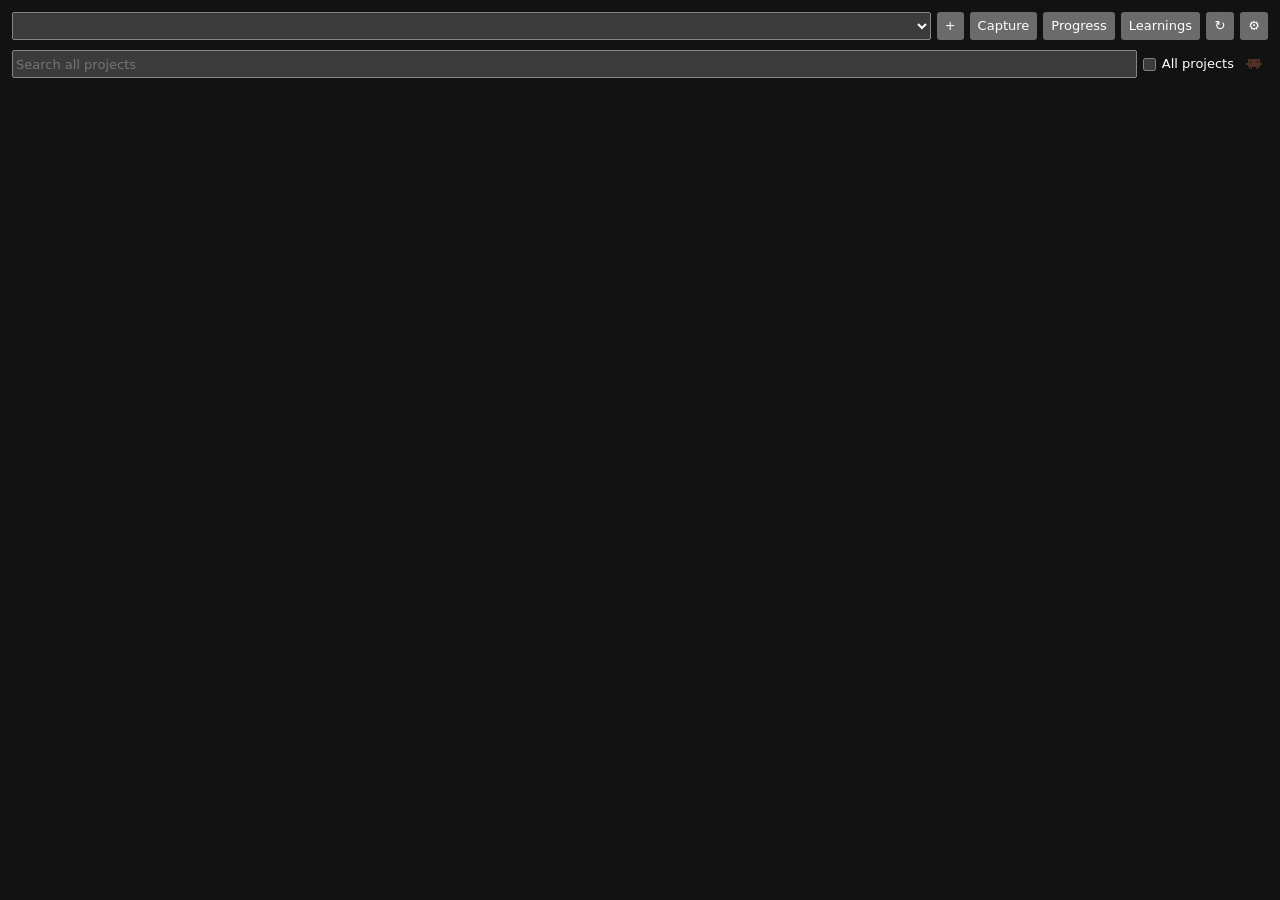
<file: ui/index.html>
<!doctype html>
<html>
  <head><meta charset="utf-8">
    <link rel="stylesheet" href="vendor/toastui-editor.min.css">
    <link rel="stylesheet" href="vendor/toastui-editor-dark.css">
    <link rel="stylesheet" href="style.css">
  </head>
  <body>
    <!-- id, because zoom.js addresses every scalable region by one — the
         header only scales when the setting says so, and clearing its zoom
         again is what puts it back. -->
    <header id="app-header">
      <select id="project-picker"></select>
      <button id="add-project">+</button>
      <button id="capture-button">Capture</button>
      <button id="inbox-button" hidden></button>
      <button id="progress-button">Progress</button>
      <button id="learnings-button">Learnings</button>
      <button id="restart-button" class="icon" title="Restart Task Tracker">↻</button>
      <button id="settings-button" class="icon" title="Settings">⚙</button>
    </header>
    <div id="toolbar">
      <input id="search" placeholder="Search all projects">
      <label><input type="checkbox" id="all-projects"> All projects</label>
      <!-- Empty on purpose: tasks.js puts CLAUDE_ICON in it, next to the line
           that wires its onclick. The glyph has one definition and this file
           does not hold a second copy of it. The title is the only label a
           Claude button has now, so it carries the whole explanation. -->
      <button id="spin-up" class="claude" disabled title="Opens a Claude session in this project. Tick tasks first to start it with them typed in."></button>
    </div>
    <!-- Two rows in one bar: what you can DO to the selection, and — at two or
         more — what to name the session it is about to become. The name is a
         property of the selection, so it lives inside the selection's own
         component rather than stacking a second bar beneath it. Each row hides
         independently; the bar hides when nothing is ticked.

         It is drawn floating over the BOTTOM of the window (style.css), not
         where it sits here, and nothing is laid out against it. It stays at
         this point in the markup for one reason: every overlay below is
         position: fixed at z-index auto, so they paint over it in DOM order.
         Moved after them, the bar would cover an open editor. -->
    <div id="selection-bar" hidden>
      <div class="actions">
        <span id="selection-count"></span>
        <span class="spacer"></span>
        <!-- The same action as #spin-up above, wired to the same function in
             tasks.js — the only difference is that this one is in reach of the
             cursor that just ticked the boxes, and sits directly above the Name
             row that names the session it opens.

             It was .primary — a filled green pill — while it carried a label.
             It carries the Claude glyph now, and the glyph is what makes it
             the point of this bar: an orange mark among three grey text
             buttons. Empty here for the same reason as #spin-up above. -->
        <button id="selection-spin-up" class="claude"
                title="Opens one Claude session in this project with every ticked task typed into it."></button>
        <button id="selection-done">Done</button>
        <button id="selection-delete" class="danger">Delete</button>
        <button id="selection-clear" class="quiet">Clear</button>
      </div>
      <div id="handoff-name" hidden>
        <span class="field-label">Name</span>
        <input id="handoff-name-input">
      </div>
    </div>
    <div id="group-limit-warning" hidden></div>
    <div id="unreadable-warning" hidden></div>
    <main id="task-list"></main>

    <!-- What you are holding mid-drag. Outside #task-list on purpose: the drop
         path reads section.querySelectorAll('.task') and the FLIP sweeps
         .task, .group — a clone inside the list would be counted by both. Its
         RANK is what puts it above the selection bar (style.css), never its
         position here; this file's order stopped deciding anything about paint
         the moment those ranks existed. -->
    <div id="drag-layer"></div>

    <!-- Write first, name it second. The title sits BELOW the body because you
         do not know what a thought is called until you have finished having
         it. -->
    <div id="editor" class="overlay" hidden>
      <div id="editor-progress"></div>
      <div id="editor-body"></div>
      <div id="editor-meta">
        <input id="editor-title" placeholder="Name it — this is what you'll see in the list">
        <div class="field" id="editor-project-field">
          <span class="field-label">Project</span>
          <div id="editor-projects" class="chips"></div>
        </div>
        <div class="field">
          <span class="field-label">Type</span>
          <div id="editor-types" class="chips"></div>
        </div>
        <div class="field">
          <span class="field-label">When</span>
          <div id="editor-buckets" class="chips"></div>
        </div>
        <p class="field-hint" id="editor-bucket-hint" hidden></p>
        <div class="field" id="editor-group-field">
          <span class="field-label">Group</span>
          <div id="editor-groups" class="chips"></div>
        </div>
        <div class="field">
          <span class="field-label">Colour</span>
          <div id="editor-colors" class="chips"></div>
        </div>
      </div>
      <div class="actions">
        <button id="editor-save" class="primary">Submit</button>
        <button id="editor-restore">Restore</button>
        <button id="editor-later">Later</button>
        <button id="editor-skip">Skip</button>
        <button id="editor-discard" class="danger">Discard</button>
        <span class="spacer"></span>
        <button id="editor-cancel" class="quiet">Cancel</button>
      </div>
    </div>

    <div id="progress" class="overlay" hidden>
      <div id="progress-body"></div>
      <div class="actions"><button id="progress-close">Close</button></div>
    </div>

    <!-- A read-only reader over ~/.claude/knowledge (see ui/learnings.js and
         knowledge.py) -- the cross-project record of how to build things
         well, one Escape away from whatever task list you were looking at.
         Never a second copy of it and never editable from here: this app
         only ever reads a page and follows the relative links inside it. -->
    <div id="learnings" class="overlay" hidden>
      <div id="learnings-body"></div>
      <div class="actions">
        <button id="learnings-back" class="quiet" hidden>&larr; Back</button>
        <span class="spacer"></span>
        <button id="learnings-close">Close</button>
      </div>
    </div>

    <div id="settings" class="overlay" hidden>
      <label>Group limit <input id="group-limit" type="number" min="1"></label>
      <p class="setting-hint">Tasks handed to one Claude session count as one group.</p>
      <label>Stale after (days) <input id="stale-days" type="number" min="1"></label>
      <label><input type="checkbox" id="zoom-whole-window">
        Scale the header and toolbar too</label>
      <p class="setting-hint"><span data-primary-shortcut>Ctrl</span> + and
        <span data-primary-shortcut>Ctrl</span> − resize the task list, Progress and
        Settings. Tick this and the top two rows grow with them.</p>
      <label><input type="checkbox" id="always-on-top">
        Keep this window in front of everything else</label>
      <p class="setting-hint">Off by default, so whatever you click covers the
        tracker. Tick this to pin it above every other window.</p>
      <div id="type-editor"></div>
      <button id="add-type">Add type</button>
      <div id="tracked-editor"></div>
      <div class="actions"><button id="settings-save">Save</button>
        <button id="settings-close">Close</button></div>
    </div>

    <!-- What the last Ctrl+/- did. Outside every zoom region on purpose: a
         readout that scaled with the thing it is reporting on could not report
         the size it had just been given, and it has to sit above the editor
         overlay to be visible while the editor is the thing being sized. -->
    <div id="zoom-badge" hidden></div>

    <!-- The one thing a hand-off has to say out loud: the tasks never reached
         the session, so the clipboard copy is the only one left. Last in the
         body because it must paint over every overlay — a spin-up can fail
         while Progress or the editor is open, and a notice nobody can see is
         the failure it is reporting, twice. Click to dismiss; it does not
         time out, because what it asks for is an action. -->
    <div id="toast" hidden title="Click to dismiss"></div>

    <script src="vendor/toastui-editor-all.min.js"></script>
    <script src="state.js"></script>
    <script src="zoom.js"></script>
    <script src="tasks.js"></script>
    <script src="groups.js"></script>
    <script src="drag-geometry.js"></script>
    <script src="drag.js"></script>
    <script src="inprogress.js"></script>
    <script src="selection.js"></script>
    <script src="editor.js"></script>
    <script src="triage.js"></script>
    <script src="settings.js"></script>
    <script src="learnings.js"></script>
  </body>
</html>
</file>
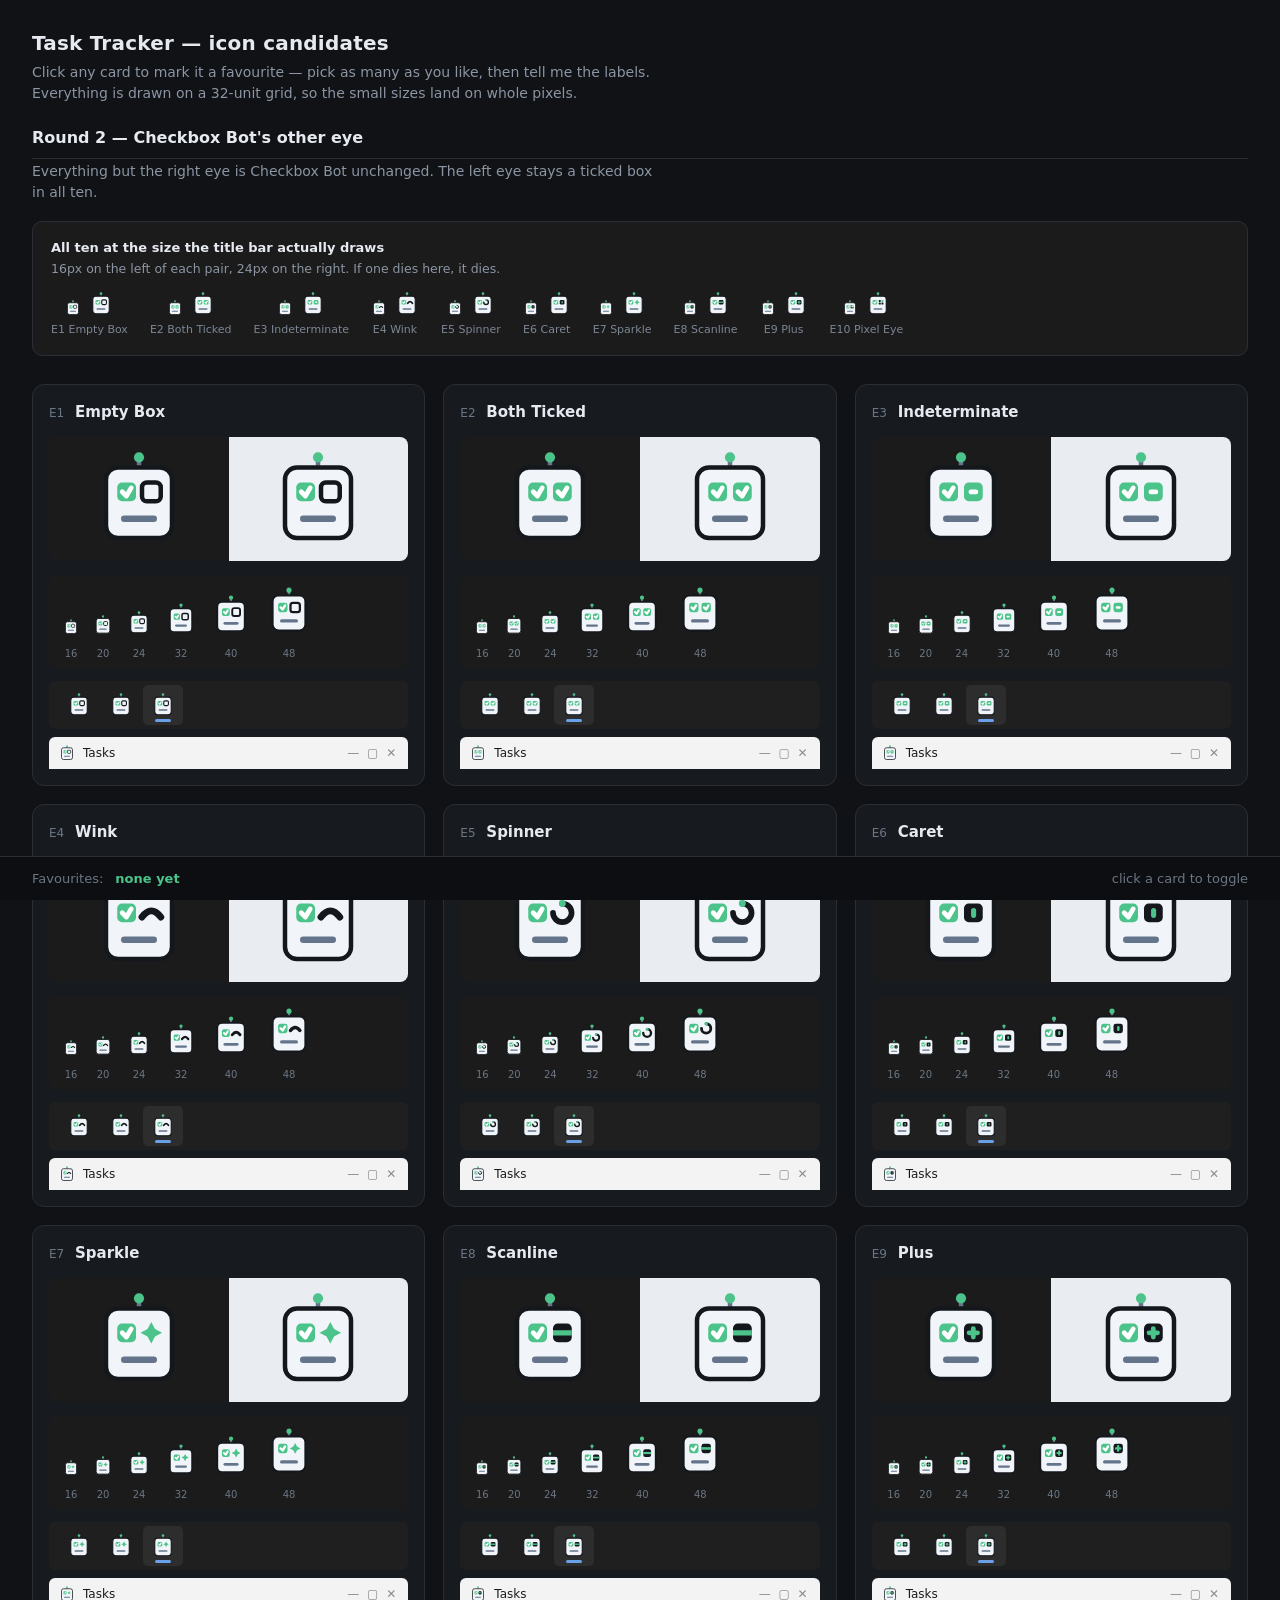
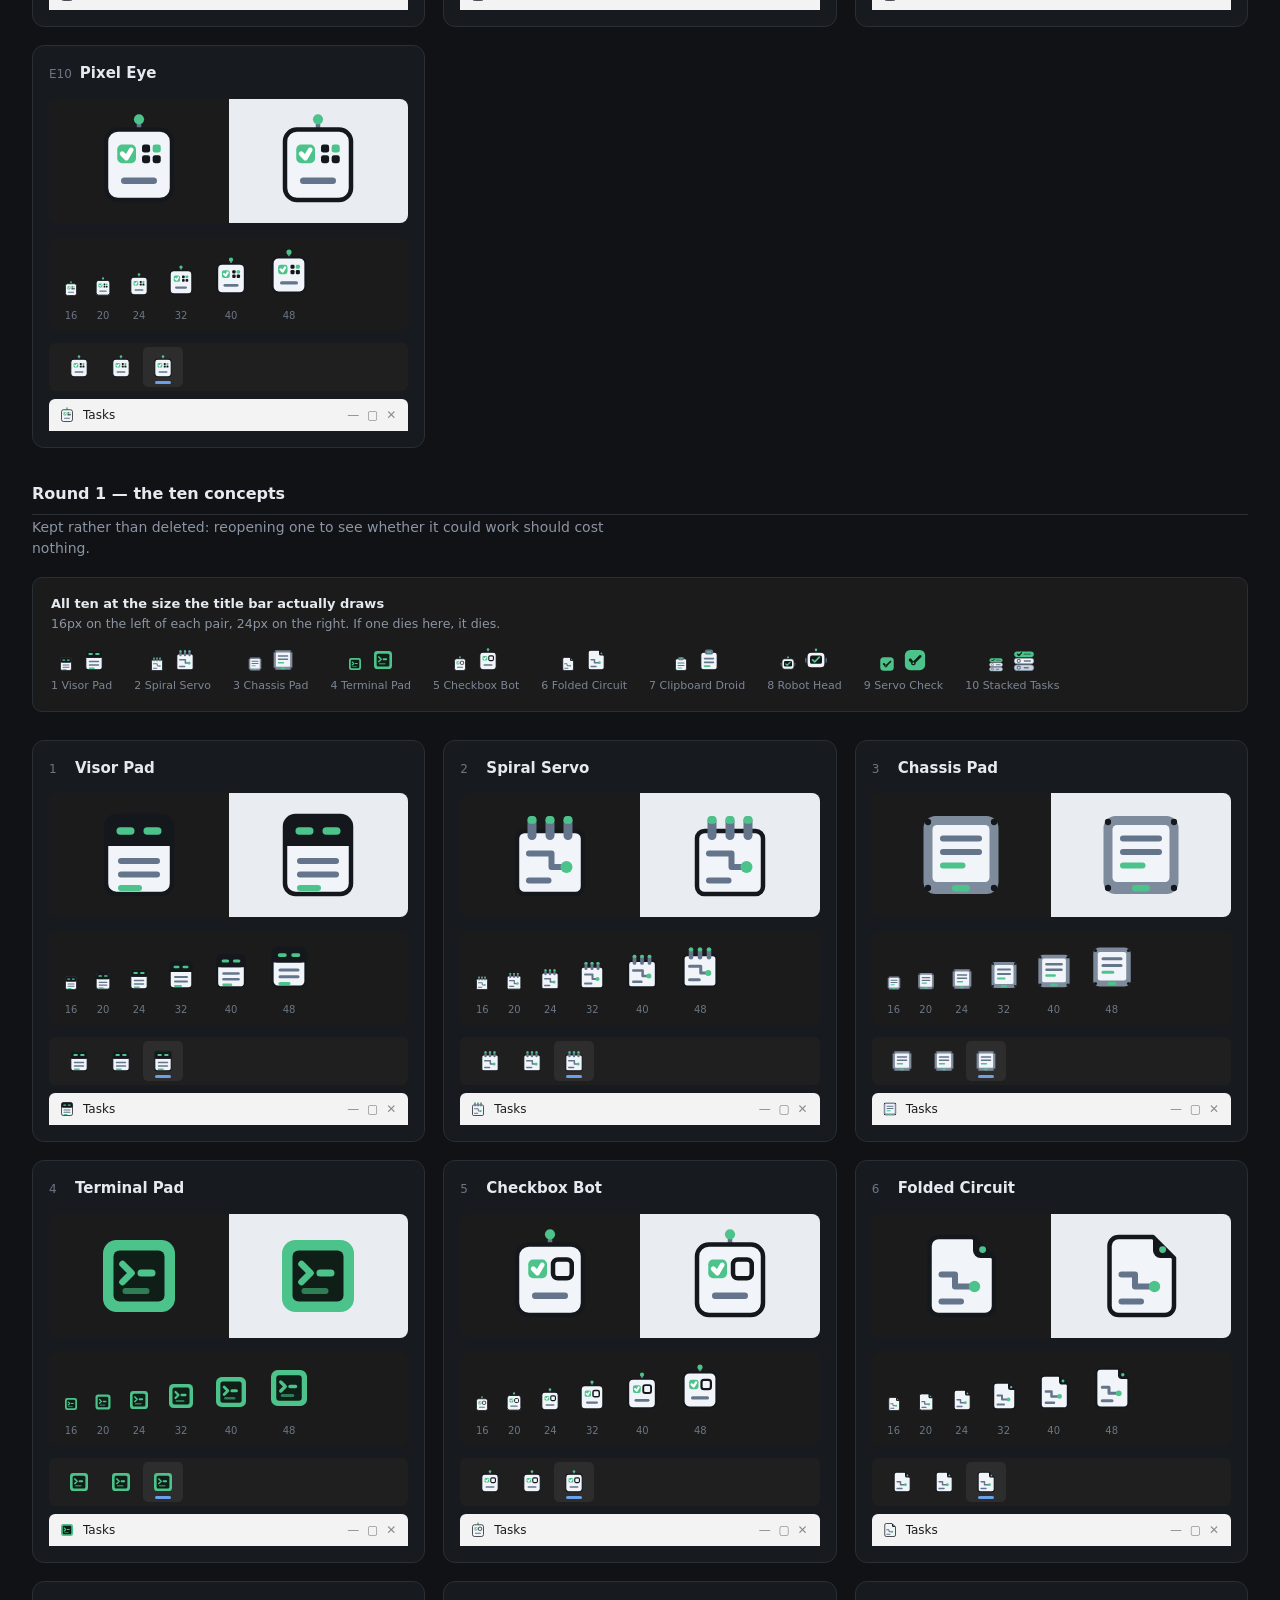
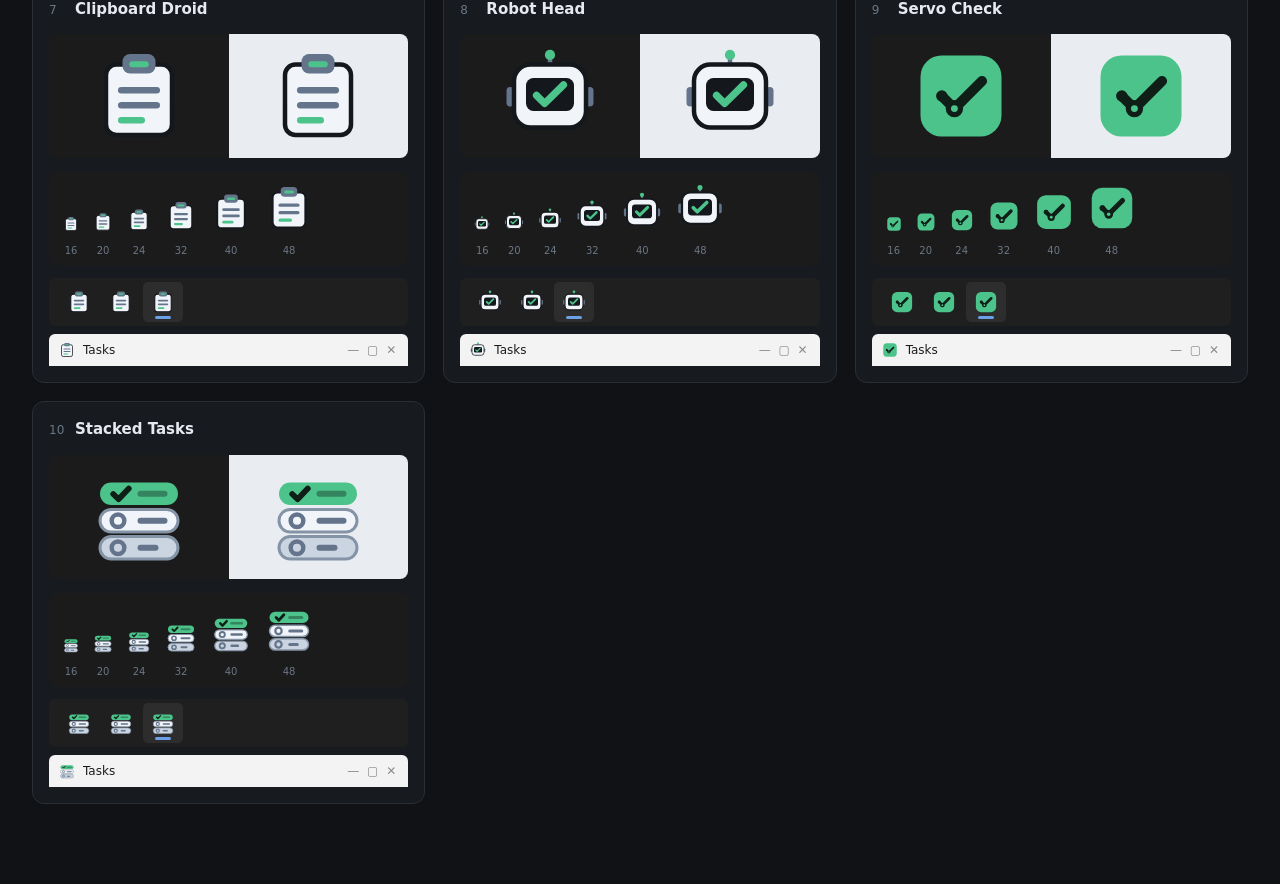
<file: tools/icon-gallery.html>
<!doctype html>
<meta charset="utf-8">
<title>Task Tracker — icon candidates</title>
<!--
  Ten candidates for the app's taskbar and title-bar icon.

  This is not a mockup OF the icons — it renders the same markup
  tools/build_icon.py rasterises, at the sizes Windows actually draws, so what
  gets judged is the artifact rather than a picture of it. Open it by
  double-clicking; nothing here needs a server.
-->
<style>
  :root {
    color-scheme: dark;
    --paper: #f1f5f9;
    --ink: #14181c;
    --slate: #64748b;
    --green: #4cc38a;
  }
  * { box-sizing: border-box; }
  body {
    margin: 0;
    padding: 28px 32px 80px;
    background: #101215;
    color: #e6eaf0;
    font: 14px/1.5 "Segoe UI", system-ui, sans-serif;
  }
  h1 { margin: 0 0 4px; font-size: 20px; font-weight: 600; letter-spacing: .2px; }
  .sub { color: #8b95a3; margin: 0 0 22px; max-width: 70ch; }
  .sub code { color: #b9c3d1; }

  .set-title {
    margin: 34px 0 2px;
    font-size: 16px;
    font-weight: 600;
    padding-bottom: 8px;
    border-bottom: 1px solid #2a2f36;
  }
  #sets > section:first-child .set-title { margin-top: 8px; }
  .set-note { margin: 0 0 18px; color: #8b95a3; max-width: 70ch; }

  /* ---- the decisive view: every candidate at the smallest size, together ---- */
  .smallest {
    background: #1b1b1b;
    border: 1px solid #2a2f36;
    border-radius: 10px;
    padding: 16px 18px;
    margin-bottom: 28px;
  }
  .smallest h2 { margin: 0 0 2px; font-size: 13px; font-weight: 600; }
  .smallest p { margin: 0 0 14px; color: #8b95a3; font-size: 12.5px; }
  .row { display: flex; gap: 22px; flex-wrap: wrap; }
  .row figure { margin: 0; text-align: center; }
  .row figcaption { margin-top: 6px; font-size: 11px; color: #7c8695; }
  .row .pair { display: flex; align-items: flex-end; gap: 8px; justify-content: center; height: 24px; }

  /* ---- candidate cards ---- */
  .grid {
    display: grid;
    grid-template-columns: repeat(auto-fill, minmax(320px, 1fr));
    gap: 18px;
  }
  .card {
    background: #171a1f;
    border: 1px solid #2a2f36;
    border-radius: 12px;
    padding: 16px;
    cursor: pointer;
    transition: border-color .18s ease, background .18s ease, transform .18s ease;
  }
  .card:hover { border-color: #3d4650; transform: translateY(-2px); }
  .card.picked { border-color: var(--green); background: #16201b; }
  .card header { display: flex; align-items: baseline; gap: 8px; margin-bottom: 14px; }
  .num {
    font-variant-numeric: tabular-nums;
    color: #6b7684;
    font-size: 12px;
    min-width: 18px;
  }
  .name { font-weight: 600; font-size: 15px; }
  .tick { margin-left: auto; color: var(--green); opacity: 0; transition: opacity .18s ease; }
  .card.picked .tick { opacity: 1; }

  .hero {
    display: grid;
    grid-template-columns: 1fr 1fr;
    border-radius: 8px;
    overflow: hidden;
    margin-bottom: 14px;
  }
  .hero div { display: grid; place-items: center; padding: 14px 0; }
  .hero .on-dark { background: #1b1b1b; }
  .hero .on-light { background: #e9edf2; }

  .sizes {
    display: flex;
    align-items: flex-end;
    gap: 14px;
    background: #1b1b1b;
    border-radius: 8px;
    padding: 12px 14px 8px;
    margin-bottom: 12px;
  }
  .sizes figure { margin: 0; text-align: center; }
  .sizes figcaption { margin-top: 5px; font-size: 10px; color: #6b7684; }

  /* ---- the two real contexts, faked at real scale ---- */
  .context { display: flex; flex-direction: column; gap: 8px; }
  .taskbar {
    background: #1f1f1f;
    border-radius: 6px;
    padding: 4px 10px;
    display: flex;
    align-items: center;
    gap: 2px;
  }
  .tb-button {
    width: 40px; height: 40px;
    display: grid; place-items: center;
    border-radius: 5px;
    position: relative;
  }
  .tb-button.active { background: #2d2d2d; }
  .tb-button.active::after {
    content: "";
    position: absolute; bottom: 3px; left: 50%;
    transform: translateX(-50%);
    width: 16px; height: 3px; border-radius: 2px;
    background: #6aa0e8;
  }
  .titlebar {
    background: #f3f3f3;
    color: #1b1b1b;
    border-radius: 6px 6px 0 0;
    padding: 7px 10px;
    display: flex; align-items: center; gap: 8px;
    font-size: 12px;
  }
  .titlebar .fill { margin-left: auto; color: #8a8a8a; letter-spacing: 2px; }

  .picks {
    position: fixed; left: 0; right: 0; bottom: 0;
    background: #0c0e11;
    border-top: 1px solid #2a2f36;
    padding: 12px 32px;
    font-size: 13px;
    display: flex; align-items: center; gap: 12px;
  }
  .picks strong { color: var(--green); font-weight: 600; }
  .picks .hint { color: #6b7684; }
  .dpr { color: #8b6f3a; }
</style>

<h1>Task Tracker — icon candidates</h1>
<p class="sub">
  Click any card to mark it a favourite — pick as many as you like, then tell me
  the labels. Everything is drawn on a 32-unit grid, so the small sizes land on
  whole pixels.
  <span id="dpr" class="dpr"></span>
</p>

<div id="sets"></div>

<div class="picks">
  <span class="hint">Favourites:</span>
  <strong id="picked">none yet</strong>
  <span class="hint" style="margin-left:auto">click a card to toggle</span>
</div>

<!-- ================= the candidates ================= -->
<svg width="0" height="0" style="position:absolute" aria-hidden="true">
  <defs>

    <!-- 1. Visor Pad — the pad's top third is a visor with two lit eye-slits -->
    <symbol id="icon-1" viewBox="0 0 32 32">
      <rect x="5" y="3" width="22" height="26" rx="3.5" fill="#f1f5f9"/>
      <rect x="5" y="3" width="22" height="10" rx="3.5" fill="#14181c"/>
      <rect x="5" y="9" width="22" height="4" fill="#14181c"/>
      <rect x="8.5" y="6.75" width="6" height="2.5" rx="1.25" fill="#4cc38a"/>
      <rect x="17.5" y="6.75" width="6" height="2.5" rx="1.25" fill="#4cc38a"/>
      <rect x="9" y="17" width="14" height="2" rx="1" fill="#64748b"/>
      <rect x="9" y="21.5" width="14" height="2" rx="1" fill="#64748b"/>
      <rect x="9" y="26" width="8" height="2" rx="1" fill="#4cc38a"/>
      <rect x="5" y="3" width="22" height="26" rx="3.5" fill="none" stroke="#14181c" stroke-width="1.5"/>
    </symbol>

    <!-- 2. Spiral Servo — the binding rings are servo joints, the ruling is circuitry -->
    <symbol id="icon-2" viewBox="0 0 32 32">
      <rect x="5" y="8" width="22" height="21" rx="2.5" fill="#f1f5f9" stroke="#14181c" stroke-width="1.5"/>
      <g fill="#64748b">
        <rect x="8.5" y="3" width="3" height="8" rx="1.5"/>
        <rect x="14.5" y="3" width="3" height="8" rx="1.5"/>
        <rect x="20.5" y="3" width="3" height="8" rx="1.5"/>
      </g>
      <g fill="#4cc38a">
        <rect x="8.5" y="3" width="3" height="2.6" rx="1.3"/>
        <rect x="14.5" y="3" width="3" height="2.6" rx="1.3"/>
        <rect x="20.5" y="3" width="3" height="2.6" rx="1.3"/>
      </g>
      <path d="M9 15.5 H16.5 V20 H21.5" fill="none" stroke="#64748b" stroke-width="2"
            stroke-linecap="round" stroke-linejoin="round"/>
      <circle cx="21.5" cy="20" r="2" fill="#4cc38a"/>
      <path d="M9 24.5 H15.5" fill="none" stroke="#64748b" stroke-width="2" stroke-linecap="round"/>
    </symbol>

    <!-- 3. Chassis Pad — a page clamped in an exoskeleton, bolts and a status LED -->
    <symbol id="icon-3" viewBox="0 0 32 32">
      <rect x="3.5" y="3" width="25" height="26" rx="4" fill="#7d8b9c"/>
      <rect x="6.5" y="6" width="19" height="19" rx="1.5" fill="#f1f5f9"/>
      <g fill="#14181c">
        <circle cx="5" cy="5" r="1.05"/>
        <circle cx="27" cy="5" r="1.05"/>
        <circle cx="5" cy="27" r="1.05"/>
        <circle cx="27" cy="27" r="1.05"/>
      </g>
      <rect x="13" y="26" width="6" height="2.2" rx="1.1" fill="#4cc38a"/>
      <rect x="9" y="9.5" width="14" height="2" rx="1" fill="#64748b"/>
      <rect x="9" y="14" width="14" height="2" rx="1" fill="#64748b"/>
      <rect x="9" y="18.5" width="8.5" height="2" rx="1" fill="#4cc38a"/>
    </symbol>

    <!-- 4. Terminal Pad — the page IS a terminal -->
    <symbol id="icon-4" viewBox="0 0 32 32">
      <rect x="4" y="4" width="24" height="24" rx="4.5" fill="#4cc38a"/>
      <rect x="7.5" y="7.5" width="17" height="17" rx="2" fill="#0f1f18"/>
      <path d="M10.5 12 L13.5 15 L10.5 18" fill="none" stroke="#4cc38a" stroke-width="2.2"
            stroke-linecap="round" stroke-linejoin="round"/>
      <rect x="15.5" y="13.8" width="6" height="2.4" rx="1.2" fill="#4cc38a"/>
      <rect x="10.5" y="20" width="9" height="2" rx="1" fill="#2f7d55"/>
    </symbol>

    <!-- 5. Checkbox Bot — the checklist boxes are the eyes -->
    <symbol id="icon-5" viewBox="0 0 32 32">
      <rect x="15.25" y="2" width="1.5" height="4" rx="0.75" fill="#64748b"/>
      <circle cx="16" cy="2.1" r="1.7" fill="#4cc38a"/>
      <rect x="5" y="5.5" width="22" height="23.5" rx="4" fill="#f1f5f9" stroke="#14181c" stroke-width="1.5"/>
      <rect x="8.75" y="10.5" width="6.25" height="6.25" rx="1.6" fill="#4cc38a"/>
      <path d="M10.4 13.6 L11.8 15 L13.4 12.3" fill="none" stroke="#ffffff" stroke-width="1.6"
            stroke-linecap="round" stroke-linejoin="round"/>
      <rect x="17" y="10.5" width="6.25" height="6.25" rx="1.6" fill="none" stroke="#14181c" stroke-width="1.5"/>
      <rect x="10" y="21.5" width="12" height="2.2" rx="1.1" fill="#64748b"/>
    </symbol>

    <!-- 6. Folded Circuit — the dog-eared corner reveals circuitry under the paper -->
    <symbol id="icon-6" viewBox="0 0 32 32">
      <path d="M8.5 3 H20 L27 10 V26 A3 3 0 0 1 24 29 H8.5 A3 3 0 0 1 5.5 26 V6 A3 3 0 0 1 8.5 3 Z"
            fill="#f1f5f9" stroke="#14181c" stroke-width="1.5" stroke-linejoin="round"/>
      <path d="M20 3 L27 10 H22.5 A2.5 2.5 0 0 1 20 7.5 Z" fill="#14181c"/>
      <circle cx="23.2" cy="7.2" r="1.15" fill="#4cc38a"/>
      <path d="M9.5 15.5 H14 V19.5 H20.5" fill="none" stroke="#64748b" stroke-width="2"
            stroke-linecap="round" stroke-linejoin="round"/>
      <circle cx="20.5" cy="19.5" r="1.9" fill="#4cc38a"/>
      <path d="M9.5 24.5 H16" fill="none" stroke="#64748b" stroke-width="2" stroke-linecap="round"/>
    </symbol>

    <!-- 7. Clipboard Droid — the clip is a brow, its grip a sensor bar -->
    <symbol id="icon-7" viewBox="0 0 32 32">
      <rect x="5" y="5.5" width="22" height="23.5" rx="3.5" fill="#f1f5f9" stroke="#14181c" stroke-width="1.5"/>
      <rect x="10.5" y="2" width="11" height="6.5" rx="2.5" fill="#64748b"/>
      <rect x="12.75" y="4.4" width="6.5" height="2" rx="1" fill="#4cc38a"/>
      <rect x="9" y="13" width="14" height="2.2" rx="1.1" fill="#64748b"/>
      <rect x="9" y="18" width="14" height="2.2" rx="1.1" fill="#64748b"/>
      <rect x="9" y="23" width="9" height="2.2" rx="1.1" fill="#4cc38a"/>
    </symbol>

    <!-- 8. Robot Head — no notepad at all; the face is a screen showing a check -->
    <symbol id="icon-8" viewBox="0 0 32 32">
      <rect x="1.5" y="13" width="2.5" height="6.5" rx="1.25" fill="#64748b"/>
      <rect x="28" y="13" width="2.5" height="6.5" rx="1.25" fill="#64748b"/>
      <rect x="15.25" y="2.2" width="1.5" height="4" rx="0.75" fill="#64748b"/>
      <circle cx="16" cy="2.3" r="1.7" fill="#4cc38a"/>
      <rect x="4" y="5.5" width="24" height="21" rx="5.5" fill="#f1f5f9" stroke="#14181c" stroke-width="1.5"/>
      <rect x="8" y="10" width="16" height="11" rx="2.5" fill="#14181c"/>
      <path d="M11.5 15.8 L14.2 18.5 L20.5 12.3" fill="none" stroke="#4cc38a" stroke-width="2.4"
            stroke-linecap="round" stroke-linejoin="round"/>
    </symbol>

    <!-- 9. Servo Check — the checkmark as an articulated arm, pivoting on a
         visible servo joint. This slot started as a prompt caret beside a
         check and both renders read as one zigzag: two angular strokes at
         similar heights merge into a single mark, and the second version was
         no better than the first. Un-fusing them was not the fix — one mark
         was. -->
    <symbol id="icon-9" viewBox="0 0 32 32">
      <rect x="2.5" y="2.5" width="27" height="27" rx="7" fill="#4cc38a"/>
      <path d="M9.6 16 L13.8 20.2 L23 11" fill="none" stroke="#0f1f18" stroke-width="3.4"
            stroke-linecap="round" stroke-linejoin="round"/>
      <circle cx="9.6" cy="16" r="1.9" fill="#0f1f18"/>
      <circle cx="13.8" cy="20.2" r="2.9" fill="#0f1f18"/>
      <circle cx="13.8" cy="20.2" r="1.15" fill="#4cc38a"/>
    </symbol>

    <!-- 10. Stacked Tasks — the app's own rows, top one ticked and lit -->
    <symbol id="icon-10" viewBox="0 0 32 32">
      <rect x="3" y="4.5" width="26" height="7.5" rx="3.75" fill="#4cc38a"/>
      <path d="M7.4 8.3 L9.2 10.1 L12.6 6.5" fill="none" stroke="#0f1f18" stroke-width="1.9"
            stroke-linecap="round" stroke-linejoin="round"/>
      <rect x="15.5" y="7.25" width="10" height="2" rx="1" fill="#0f1f18" opacity="0.38"/>
      <!-- The two unticked rows carry an outline: pale fills on their own are
           the one thing here that dissolves into a white title bar. -->
      <rect x="3" y="13.5" width="26" height="7.5" rx="3.75" fill="#f1f5f9"
            stroke="#8494a6" stroke-width="1"/>
      <circle cx="9" cy="17.25" r="2.1" fill="none" stroke="#64748b" stroke-width="1.5"/>
      <rect x="15.5" y="16.25" width="10" height="2" rx="1" fill="#64748b"/>
      <rect x="3" y="22.5" width="26" height="7.5" rx="3.75" fill="#cbd5e1"
            stroke="#8494a6" stroke-width="1"/>
      <circle cx="9" cy="26.25" r="2.1" fill="none" stroke="#64748b" stroke-width="1.5"/>
      <rect x="15.5" y="25.25" width="7" height="2" rx="1" fill="#64748b"/>
    </symbol>

    <!-- ===== Round 2: Checkbox Bot's other eye =====
         Everything but the right eye is Checkbox Bot (#5) unchanged, and each
         variant repeats that base rather than <use>-ing a shared one. The
         winner gets copied straight out to ui/icon.svg and rasterised as
         standalone markup, and a <use> pointing at a definition left behind in
         this file renders as nothing at all — silently, since a missing
         reference is not an error. Duplication here buys "what you judged is
         what gets built". -->

    <!-- e1. Empty Box — one done, one to go. The asymmetry IS the statement. -->
    <symbol id="icon-e1" viewBox="0 0 32 32">
      <rect x="15.25" y="2" width="1.5" height="4" rx="0.75" fill="#64748b"/>
      <circle cx="16" cy="2.1" r="1.7" fill="#4cc38a"/>
      <rect x="5" y="5.5" width="22" height="23.5" rx="4" fill="#f1f5f9" stroke="#14181c" stroke-width="1.5"/>
      <rect x="8.75" y="10.5" width="6.25" height="6.25" rx="1.6" fill="#4cc38a"/>
      <path d="M10.4 13.6 L11.8 15 L13.4 12.3" fill="none" stroke="#ffffff" stroke-width="1.6"
            stroke-linecap="round" stroke-linejoin="round"/>
      <rect x="17" y="10.5" width="6.25" height="6.25" rx="1.6" fill="none" stroke="#14181c" stroke-width="1.5"/>
      <rect x="10" y="21.5" width="12" height="2.2" rx="1.1" fill="#64748b"/>
    </symbol>

    <!-- e2. Both Ticked — symmetry, and a bot that has finished everything -->
    <symbol id="icon-e2" viewBox="0 0 32 32">
      <rect x="15.25" y="2" width="1.5" height="4" rx="0.75" fill="#64748b"/>
      <circle cx="16" cy="2.1" r="1.7" fill="#4cc38a"/>
      <rect x="5" y="5.5" width="22" height="23.5" rx="4" fill="#f1f5f9" stroke="#14181c" stroke-width="1.5"/>
      <rect x="8.75" y="10.5" width="6.25" height="6.25" rx="1.6" fill="#4cc38a"/>
      <path d="M10.4 13.6 L11.8 15 L13.4 12.3" fill="none" stroke="#ffffff" stroke-width="1.6"
            stroke-linecap="round" stroke-linejoin="round"/>
      <rect x="17" y="10.5" width="6.25" height="6.25" rx="1.6" fill="#4cc38a"/>
      <path d="M18.65 13.6 L20.05 15 L21.65 12.3" fill="none" stroke="#ffffff" stroke-width="1.6"
            stroke-linecap="round" stroke-linejoin="round"/>
      <rect x="10" y="21.5" width="12" height="2.2" rx="1.1" fill="#64748b"/>
    </symbol>

    <!-- e3. Indeterminate — the dash state, a real checkbox this app could show -->
    <symbol id="icon-e3" viewBox="0 0 32 32">
      <rect x="15.25" y="2" width="1.5" height="4" rx="0.75" fill="#64748b"/>
      <circle cx="16" cy="2.1" r="1.7" fill="#4cc38a"/>
      <rect x="5" y="5.5" width="22" height="23.5" rx="4" fill="#f1f5f9" stroke="#14181c" stroke-width="1.5"/>
      <rect x="8.75" y="10.5" width="6.25" height="6.25" rx="1.6" fill="#4cc38a"/>
      <path d="M10.4 13.6 L11.8 15 L13.4 12.3" fill="none" stroke="#ffffff" stroke-width="1.6"
            stroke-linecap="round" stroke-linejoin="round"/>
      <rect x="17" y="10.5" width="6.25" height="6.25" rx="1.6" fill="#4cc38a"/>
      <rect x="18.5" y="12.8" width="3.25" height="1.65" rx="0.82" fill="#ffffff"/>
      <rect x="10" y="21.5" width="12" height="2.2" rx="1.1" fill="#64748b"/>
    </symbol>

    <!-- e4. Wink — the box gives way to a closed eye. The only one with a mood. -->
    <symbol id="icon-e4" viewBox="0 0 32 32">
      <rect x="15.25" y="2" width="1.5" height="4" rx="0.75" fill="#64748b"/>
      <circle cx="16" cy="2.1" r="1.7" fill="#4cc38a"/>
      <rect x="5" y="5.5" width="22" height="23.5" rx="4" fill="#f1f5f9" stroke="#14181c" stroke-width="1.5"/>
      <rect x="8.75" y="10.5" width="6.25" height="6.25" rx="1.6" fill="#4cc38a"/>
      <path d="M10.4 13.6 L11.8 15 L13.4 12.3" fill="none" stroke="#ffffff" stroke-width="1.6"
            stroke-linecap="round" stroke-linejoin="round"/>
      <path d="M17 15 Q20.1 10.9 23.25 15" fill="none" stroke="#14181c" stroke-width="2.3"
            stroke-linecap="round"/>
      <rect x="10" y="21.5" width="12" height="2.2" rx="1.1" fill="#64748b"/>
    </symbol>

    <!-- e5. Spinner — a task in progress, which this app has a whole section for -->
    <symbol id="icon-e5" viewBox="0 0 32 32">
      <rect x="15.25" y="2" width="1.5" height="4" rx="0.75" fill="#64748b"/>
      <circle cx="16" cy="2.1" r="1.7" fill="#4cc38a"/>
      <rect x="5" y="5.5" width="22" height="23.5" rx="4" fill="#f1f5f9" stroke="#14181c" stroke-width="1.5"/>
      <rect x="8.75" y="10.5" width="6.25" height="6.25" rx="1.6" fill="#4cc38a"/>
      <path d="M10.4 13.6 L11.8 15 L13.4 12.3" fill="none" stroke="#ffffff" stroke-width="1.6"
            stroke-linecap="round" stroke-linejoin="round"/>
      <path d="M20.1 10.5 A3.1 3.1 0 1 1 17 13.6" fill="none" stroke="#14181c" stroke-width="1.9"
            stroke-linecap="round"/>
      <circle cx="20.1" cy="10.5" r="1.15" fill="#4cc38a"/>
      <rect x="10" y="21.5" width="12" height="2.2" rx="1.1" fill="#64748b"/>
    </symbol>

    <!-- e6. Caret — a terminal cursor, the thing a hand-off types into -->
    <symbol id="icon-e6" viewBox="0 0 32 32">
      <rect x="15.25" y="2" width="1.5" height="4" rx="0.75" fill="#64748b"/>
      <circle cx="16" cy="2.1" r="1.7" fill="#4cc38a"/>
      <rect x="5" y="5.5" width="22" height="23.5" rx="4" fill="#f1f5f9" stroke="#14181c" stroke-width="1.5"/>
      <rect x="8.75" y="10.5" width="6.25" height="6.25" rx="1.6" fill="#4cc38a"/>
      <path d="M10.4 13.6 L11.8 15 L13.4 12.3" fill="none" stroke="#ffffff" stroke-width="1.6"
            stroke-linecap="round" stroke-linejoin="round"/>
      <rect x="17" y="10.5" width="6.25" height="6.25" rx="1.6" fill="#14181c"/>
      <rect x="19.35" y="12" width="1.7" height="3.3" rx="0.85" fill="#4cc38a"/>
      <rect x="10" y="21.5" width="12" height="2.2" rx="1.1" fill="#64748b"/>
    </symbol>

    <!-- e7. Sparkle — four points rather than five; a 5-point star is mush at 16px -->
    <symbol id="icon-e7" viewBox="0 0 32 32">
      <rect x="15.25" y="2" width="1.5" height="4" rx="0.75" fill="#64748b"/>
      <circle cx="16" cy="2.1" r="1.7" fill="#4cc38a"/>
      <rect x="5" y="5.5" width="22" height="23.5" rx="4" fill="#f1f5f9" stroke="#14181c" stroke-width="1.5"/>
      <rect x="8.75" y="10.5" width="6.25" height="6.25" rx="1.6" fill="#4cc38a"/>
      <path d="M10.4 13.6 L11.8 15 L13.4 12.3" fill="none" stroke="#ffffff" stroke-width="1.6"
            stroke-linecap="round" stroke-linejoin="round"/>
      <path d="M20.1 10 L21.35 12.35 L23.7 13.6 L21.35 14.85 L20.1 17.2 L18.85 14.85
               L16.5 13.6 L18.85 12.35 Z" fill="#4cc38a"/>
      <rect x="10" y="21.5" width="12" height="2.2" rx="1.1" fill="#64748b"/>
    </symbol>

    <!-- e8. Scanline — a sensor sweeping. The most machine-like of the ten. -->
    <symbol id="icon-e8" viewBox="0 0 32 32">
      <rect x="15.25" y="2" width="1.5" height="4" rx="0.75" fill="#64748b"/>
      <circle cx="16" cy="2.1" r="1.7" fill="#4cc38a"/>
      <rect x="5" y="5.5" width="22" height="23.5" rx="4" fill="#f1f5f9" stroke="#14181c" stroke-width="1.5"/>
      <rect x="8.75" y="10.5" width="6.25" height="6.25" rx="1.6" fill="#4cc38a"/>
      <path d="M10.4 13.6 L11.8 15 L13.4 12.3" fill="none" stroke="#ffffff" stroke-width="1.6"
            stroke-linecap="round" stroke-linejoin="round"/>
      <rect x="17" y="10.5" width="6.25" height="6.25" rx="1.6" fill="#14181c"/>
      <rect x="17" y="12.75" width="6.25" height="1.75" fill="#4cc38a"/>
      <rect x="10" y="21.5" width="12" height="2.2" rx="1.1" fill="#64748b"/>
    </symbol>

    <!-- e9. Plus — the next one, waiting -->
    <symbol id="icon-e9" viewBox="0 0 32 32">
      <rect x="15.25" y="2" width="1.5" height="4" rx="0.75" fill="#64748b"/>
      <circle cx="16" cy="2.1" r="1.7" fill="#4cc38a"/>
      <rect x="5" y="5.5" width="22" height="23.5" rx="4" fill="#f1f5f9" stroke="#14181c" stroke-width="1.5"/>
      <rect x="8.75" y="10.5" width="6.25" height="6.25" rx="1.6" fill="#4cc38a"/>
      <path d="M10.4 13.6 L11.8 15 L13.4 12.3" fill="none" stroke="#ffffff" stroke-width="1.6"
            stroke-linecap="round" stroke-linejoin="round"/>
      <!-- Green, and shorter than it looks like it should be: drawn dark and
           full-width the plus touches the box on all four sides, and the eye
           reads a four-pane window rather than a plus. -->
      <rect x="17" y="10.5" width="6.25" height="6.25" rx="1.6" fill="#14181c"/>
      <path d="M20.1 12.2 V15 M18.7 13.6 H21.5" fill="none" stroke="#4cc38a" stroke-width="1.6"
            stroke-linecap="round"/>
      <rect x="10" y="21.5" width="12" height="2.2" rx="1.1" fill="#64748b"/>
    </symbol>

    <!-- e10. Pixel Eye — a 2x2 sensor array, one cell lit -->
    <symbol id="icon-e10" viewBox="0 0 32 32">
      <rect x="15.25" y="2" width="1.5" height="4" rx="0.75" fill="#64748b"/>
      <circle cx="16" cy="2.1" r="1.7" fill="#4cc38a"/>
      <rect x="5" y="5.5" width="22" height="23.5" rx="4" fill="#f1f5f9" stroke="#14181c" stroke-width="1.5"/>
      <rect x="8.75" y="10.5" width="6.25" height="6.25" rx="1.6" fill="#4cc38a"/>
      <path d="M10.4 13.6 L11.8 15 L13.4 12.3" fill="none" stroke="#ffffff" stroke-width="1.6"
            stroke-linecap="round" stroke-linejoin="round"/>
      <g fill="#14181c">
        <rect x="17" y="10.5" width="2.7" height="2.7" rx="0.8"/>
        <rect x="17" y="14.05" width="2.7" height="2.7" rx="0.8"/>
        <rect x="20.55" y="14.05" width="2.7" height="2.7" rx="0.8"/>
      </g>
      <rect x="20.55" y="10.5" width="2.7" height="2.7" rx="0.8" fill="#4cc38a"/>
      <rect x="10" y="21.5" width="12" height="2.2" rx="1.1" fill="#64748b"/>
    </symbol>

  </defs>
</svg>

<script>
  // Two rounds, one renderer. A set is a label prefix and a list of names; the
  // symbol it draws is `#icon-<prefix><number>`. Anything that behaves
  // differently between the two rounds is a bug rather than a feature — the
  // second round exists to be compared against the first, which it cannot be
  // if it is drawn by different code.
  const SETS = [
    {
      prefix: 'e',
      title: "Round 2 — Checkbox Bot's other eye",
      note: 'Everything but the right eye is Checkbox Bot unchanged. The left '
          + 'eye stays a ticked box in all ten.',
      candidates: [
        [1, 'Empty Box'],
        [2, 'Both Ticked'],
        [3, 'Indeterminate'],
        [4, 'Wink'],
        [5, 'Spinner'],
        [6, 'Caret'],
        [7, 'Sparkle'],
        [8, 'Scanline'],
        [9, 'Plus'],
        [10, 'Pixel Eye'],
      ],
    },
    {
      prefix: '',
      title: 'Round 1 — the ten concepts',
      note: 'Kept rather than deleted: reopening one to see whether it could '
          + 'work should cost nothing.',
      candidates: [
        [1, 'Visor Pad'],
        [2, 'Spiral Servo'],
        [3, 'Chassis Pad'],
        [4, 'Terminal Pad'],
        [5, 'Checkbox Bot'],
        [6, 'Folded Circuit'],
        [7, 'Clipboard Droid'],
        [8, 'Robot Head'],
        [9, 'Servo Check'],
        [10, 'Stacked Tasks'],
      ],
    },
  ];
  const SIZE_STRIP = [16, 20, 24, 32, 40, 48];
  const picked = new Map();

  function iconAt(label, size) {
    const svg = document.createElementNS('http://www.w3.org/2000/svg', 'svg');
    svg.setAttribute('width', size);
    svg.setAttribute('height', size);
    svg.setAttribute('viewBox', '0 0 32 32');
    const use = document.createElementNS('http://www.w3.org/2000/svg', 'use');
    use.setAttribute('href', `#icon-${label}`);
    svg.append(use);
    return svg;
  }

  function labelled(node, text) {
    const figure = document.createElement('figure');
    const caption = document.createElement('figcaption');
    caption.textContent = text;
    figure.append(node, caption);
    return figure;
  }

  function buildCard(label, display, name) {
    const card = document.createElement('div');
    card.className = 'card';

    const head = document.createElement('header');
    const num = document.createElement('span');
    num.className = 'num';
    num.textContent = display;
    const title = document.createElement('span');
    title.className = 'name';
    title.textContent = name;
    const tick = document.createElement('span');
    tick.className = 'tick';
    tick.textContent = '✓ favourite';
    head.append(num, title, tick);

    const hero = document.createElement('div');
    hero.className = 'hero';
    const onDark = document.createElement('div');
    onDark.className = 'on-dark';
    onDark.append(iconAt(label, 96));
    const onLight = document.createElement('div');
    onLight.className = 'on-light';
    onLight.append(iconAt(label, 96));
    hero.append(onDark, onLight);

    const sizes = document.createElement('div');
    sizes.className = 'sizes';
    for (const size of SIZE_STRIP) {
      sizes.append(labelled(iconAt(label, size), `${size}`));
    }

    // The two contexts that actually matter, at real scale.
    const context = document.createElement('div');
    context.className = 'context';

    const taskbar = document.createElement('div');
    taskbar.className = 'taskbar';
    for (const state of ['', '', 'active']) {
      const button = document.createElement('div');
      button.className = `tb-button ${state}`.trim();
      button.append(iconAt(label, 24));
      taskbar.append(button);
    }

    const titlebar = document.createElement('div');
    titlebar.className = 'titlebar';
    const caption = document.createElement('span');
    caption.textContent = 'Tasks';
    const fill = document.createElement('span');
    fill.className = 'fill';
    fill.textContent = '— ▢ ✕';
    titlebar.append(iconAt(label, 16), caption, fill);

    context.append(taskbar, titlebar);
    card.append(head, hero, sizes, context);

    card.addEventListener('click', () => {
      if (picked.has(label)) {
        picked.delete(label);
      } else {
        picked.set(label, `${display} ${name}`);
      }
      card.classList.toggle('picked', picked.has(label));
      renderPicks();
    });
    return card;
  }

  function buildSet(set) {
    const section = document.createElement('section');

    const title = document.createElement('h2');
    title.className = 'set-title';
    title.textContent = set.title;
    const note = document.createElement('p');
    note.className = 'set-note';
    note.textContent = set.note;
    section.append(title, note);

    // The decisive view: every candidate at 16 and 24 together, on the
    // taskbar's own black. A per-card layout cannot give this comparison, and
    // it is the size that kills a candidate.
    const smallest = document.createElement('div');
    smallest.className = 'smallest';
    const heading = document.createElement('h2');
    heading.textContent = 'All ten at the size the title bar actually draws';
    const caption = document.createElement('p');
    caption.textContent =
      '16px on the left of each pair, 24px on the right. If one dies here, it dies.';
    const row = document.createElement('div');
    row.className = 'row';
    smallest.append(heading, caption, row);

    const grid = document.createElement('div');
    grid.className = 'grid';

    for (const [number, name] of set.candidates) {
      const label = `${set.prefix}${number}`;
      const display = `${set.prefix.toUpperCase()}${number}`;

      const pair = document.createElement('div');
      pair.className = 'pair';
      pair.append(iconAt(label, 16), iconAt(label, 24));
      row.append(labelled(pair, `${display} ${name}`));

      grid.append(buildCard(label, display, name));
    }

    section.append(smallest, grid);
    return section;
  }

  const sets = document.getElementById('sets');
  for (const set of SETS) {
    sets.append(buildSet(set));
  }

  function renderPicks() {
    document.getElementById('picked').textContent =
      picked.size ? [...picked.values()].join(', ') : 'none yet';
  }

  // Honesty about the preview: on a scaled display the "16px" icon is drawn
  // with more device pixels than the real one will get, so it looks sharper
  // here than in the title bar. Say so rather than let the sweep mislead.
  const ratio = window.devicePixelRatio;
  document.getElementById('dpr').textContent = ratio === 1
    ? ''
    : ` Note: this display is at ${ratio}× device pixels, so the small sizes render sharper here than Windows will draw them.`;
</script>
</file>
<file: ui/vendor/toastui-editor-dark.css>
@charset "utf-8";
.toastui-editor-dark.toastui-editor-defaultUI {
  border-color: #494c56;
  color: #eee;
}

.toastui-editor-dark .toastui-editor-md-container,
.toastui-editor-dark .toastui-editor-ww-container {
  background-color: #121212;
}

.toastui-editor-dark .toastui-editor-defaultUI-toolbar {
  background-color: #232428;
  border-bottom-color: #303238;
}

.toastui-editor-dark .toastui-editor-toolbar-icons {
  background-position-y: -49px;
  border-color: #232428;
}

.toastui-editor-dark .toastui-editor-toolbar-icons:not(:disabled):hover {
  background-color: #36383f;
  border-color: #36383f;
}

.toastui-editor-dark .toastui-editor-toolbar-divider {
  background-color: #303238;
}

.toastui-editor-dark .toastui-editor-tooltip {
  background-color: #535662;
}

.toastui-editor-dark .toastui-editor-tooltip .arrow {
  background-color: #535662;
}

.toastui-editor-dark .toastui-editor-defaultUI-toolbar .scroll-sync::before {
  color: #8f939f;
}

.toastui-editor-dark .toastui-editor-defaultUI-toolbar .scroll-sync.active::before {
  color: #67ccff;
}

.toastui-editor-dark .toastui-editor-defaultUI-toolbar .switch {
  background-color: #2b4455;
}

.toastui-editor-dark .toastui-editor-defaultUI-toolbar input:checked + .switch {
  background-color: #2b4455;
}

.toastui-editor-dark .toastui-editor-defaultUI-toolbar .switch::before {
  background-color: #8f939f;
}

.toastui-editor-dark .toastui-editor-defaultUI-toolbar input:checked + .switch::before {
  background-color: #67ccff;
}

.toastui-editor-dark .toastui-editor-main .toastui-editor-md-splitter {
  background-color: #303238;
}

.toastui-editor-dark .toastui-editor-mode-switch {
  border-top-color: #393b42;
  background-color: #121212;
}

.toastui-editor-dark .toastui-editor-mode-switch .tab-item {
  border-color: #393b42;
  background-color: #232428;
  color: #757a86;
}

.toastui-editor-dark .toastui-editor-mode-switch .tab-item.active {
  border-top-color: #121212;
  background-color: #121212;
  color: #eee;
}

.toastui-editor-dark .toastui-editor-popup,
.toastui-editor-dark .toastui-editor-context-menu {
  background-color: #121212;
  box-shadow: 0 2px 4px 0 rgba(0, 0, 0, 0.08);
  border-color: #494c56;
}

.toastui-editor-dark .toastui-editor-popup-add-heading ul li:hover {
  background-color: #36383f;
}

.toastui-editor-dark .toastui-editor-popup-body label {
  color: #9a9da3;
}

.toastui-editor-dark .toastui-editor-popup-body input[type='text'] {
  background-color: transparent;
  color: #eee;
  border-color: #303238;
}

.toastui-editor-dark .toastui-editor-popup-body input[type='text']:focus {
  outline-color: #67ccff;
}

.toastui-editor-dark .toastui-editor-popup-body input[type='text'].disabled {
  color: #969aa5;
  border-color: #303238;
  background-color: rgba(48, 50, 56, 0.4);
}

.toastui-editor-dark .toastui-editor-popup-add-image .toastui-editor-tabs .tab-item {
  border-bottom-color: #292e37;
  color: #eee;
}

.toastui-editor-dark .toastui-editor-popup-add-image .toastui-editor-tabs .tab-item:hover {
  border-bottom-color: #3c424d;
}

.toastui-editor-dark .toastui-editor-popup-add-image .toastui-editor-tabs .tab-item.active {
  color: #67ccff;
  border-bottom-color: #67ccff;
}

.toastui-editor-dark .toastui-editor-popup-body .toastui-editor-file-name {
  border-color: #303238;
  color: #eee;
}

.toastui-editor-dark .toastui-editor-popup-body .toastui-editor-file-select-button {
  border-color: #303238;
  background-color: #232428;
  color: #eee;
}

.toastui-editor-dark .toastui-editor-popup-body .toastui-editor-file-select-button:hover {
  border-color: #494c56;
}

.toastui-editor-dark.toastui-editor-defaultUI .toastui-editor-close-button {
  color: #eee;
  border-color: #303238;
  background-color: #232428;
}

.toastui-editor-dark.toastui-editor-defaultUI .toastui-editor-close-button:hover {
  border-color: #494c56;
}

.toastui-editor-dark.toastui-editor-defaultUI .toastui-editor-ok-button {
  color: #121212;
  background-color: #67ccff;
}

.toastui-editor-dark.toastui-editor-defaultUI .toastui-editor-ok-button:hover {
  color: #121212;
  background-color: #32baff;
}

.toastui-editor-dark .toastui-editor-popup-add-table .toastui-editor-table-cell {
  border-color: #303238;
  background-color: #121212;
}

.toastui-editor-dark .toastui-editor-popup-add-table .toastui-editor-table-cell.header {
  border-color: #303238;
  background-color: #232428;
}

.toastui-editor-dark .toastui-editor-popup-add-table .toastui-editor-table-selection-layer {
  border-color: rgba(103, 204, 255, 0.4);
  background-color: rgba(103, 204, 255, 0.1);
}

.toastui-editor-dark .toastui-editor-popup-add-table .toastui-editor-table-description {
  color: #eee
}

.toastui-editor-dark .toastui-editor-md-tab-container {
  background-color: #232428;
  border-bottom-color: #303238;
}

.toastui-editor-dark .toastui-editor-md-tab-container .tab-item {
  border-color: #393b42;
  background-color: #2d2f34;
  color: #757a86;
}

.toastui-editor-dark .toastui-editor-md-tab-container .tab-item.active {
  border-bottom-color: #121212;
  background-color: #121212;
  color: #eee;
}


.toastui-editor-dark .toastui-editor-context-menu .menu-group {
  border-bottom-color: #303238;
  color: #eee;
}

.toastui-editor-dark .toastui-editor-context-menu .menu-item span::before {
  background-position-y: -126px;
}

.toastui-editor-dark .toastui-editor-context-menu li:not(.disabled):hover {
  background-color: #36383f;
}

.toastui-editor-dark .toastui-editor-context-menu li.disabled {
  color: #969aa5;
}

.toastui-editor-dark .toastui-editor-dropdown-toolbar {
  border-color: #494c56;
  background-color: #232428;
}

.toastui-editor-dark .ProseMirror,
.toastui-editor-dark .toastui-editor-contents p,
.toastui-editor-dark .toastui-editor-contents h1,
.toastui-editor-dark .toastui-editor-contents h2,
.toastui-editor-dark .toastui-editor-contents h3,
.toastui-editor-dark .toastui-editor-contents h4,
.toastui-editor-dark .toastui-editor-contents h5,
.toastui-editor-dark .toastui-editor-contents h6 {
  color: #fff;
}

.toastui-editor-dark .toastui-editor-contents h1,
.toastui-editor-dark .toastui-editor-contents h2 {
  border-color: #fff;
}

.toastui-editor-dark .toastui-editor-contents del {
  color: #777980;
}

.toastui-editor-dark .toastui-editor-contents blockquote {
  border-color: #303135;
}

.toastui-editor-dark .toastui-editor-contents blockquote p,
.toastui-editor-dark .toastui-editor-contents blockquote ul,
.toastui-editor-dark .toastui-editor-contents blockquote ol {
  color: #777980;
}

.toastui-editor-dark .toastui-editor-contents pre {
  background-color: #232428;
}

.toastui-editor-dark .toastui-editor-contents pre code {
  background-color: transparent;
  color: #fff;
}

.toastui-editor-dark .toastui-editor-contents code {
  color: #c1798b;
  background-color: #35262a;
}

.toastui-editor-dark .toastui-editor-contents div {
  color: #fff;
}

.toastui-editor-dark .toastui-editor-ww-code-block-language {
  border-color: #303238;
  background-color: #121212;
}

.toastui-editor-dark .toastui-editor-ww-code-block-language input {
  color: #fff;
}

.toastui-editor-dark .toastui-editor-contents .toastui-editor-ww-code-block:after {
  background-color: #232428;
  border: 1px solid #393b42;
  color: #eee;
  background-image: url('[data-uri]');
}

.toastui-editor-dark .toastui-editor-contents .toastui-editor-custom-block-editor {
  background: #392d31;
  color: #fff;
  border-color: #327491;
}

.toastui-editor-dark .toastui-editor-custom-block.ProseMirror-selectednode .toastui-editor-custom-block-view {
  color: #fff;
  border-color: #327491;
}

.toastui-editor-dark .toastui-editor-custom-block-view button {
  background-color: #232428;
  border-color: #393b42;
  background-image: url('[data-uri]');
}

.toastui-editor-dark .toastui-editor-custom-block-view button:hover {
  background-color: #232428;
  border-color: #595c68;
}

.toastui-editor-dark .toastui-editor-custom-block-view .info {
  color: #65acca;
}

.toastui-editor-dark .toastui-editor-contents table {
  border-color: #303238;
}

.toastui-editor-dark .toastui-editor-contents table th,
.toastui-editor-dark .toastui-editor-contents table td {
  border-color: #303238;
}

.toastui-editor-dark .toastui-editor-contents table th {
  background-color: #3a3c42;
}

.toastui-editor-dark .toastui-editor-contents table td,
.toastui-editor-dark .toastui-editor-contents table td p {
  color: #fff;
}

.toastui-editor-dark .toastui-editor-contents td.toastui-editor-cell-selected {
  background-color: rgba(103, 204, 255, 0.5);
}

.toastui-editor-dark .toastui-editor-contents th.toastui-editor-cell-selected {
  background-color: rgba(103, 204, 255, 0.3);
}

.toastui-editor-dark table.ProseMirror-selectednode {
  outline-color: #67ccff;
}

.toastui-editor-dark .html-block.ProseMirror-selectednode {
  outline-color: #67ccff;
}

.toastui-editor-dark .toastui-editor-contents ul,
.toastui-editor-dark .toastui-editor-contents menu,
.toastui-editor-dark .toastui-editor-contents ol,
.toastui-editor-dark .toastui-editor-contents dir {
  color: #55575f;
}

.toastui-editor-dark .toastui-editor-contents ul > li::before {
  background-color: #55575f;
}

.toastui-editor-dark .toastui-editor-contents hr {
  border-color: #55575f;
}

.toastui-editor-dark .toastui-editor-contents a {
  color: #4b96e6;
}

.toastui-editor-dark .toastui-editor-contents a:hover {
  color: #1f70de;
}

.toastui-editor-dark .toastui-editor-contents .image-link:hover::before {
  border-color: #393b42;
  background-color: #232428;
  background-image: url('[data-uri]');
  box-shadow: 0 2px 4px 0 rgba(0, 0, 0, 0.08);
}

.toastui-editor-dark .toastui-editor-contents .task-list-item::before {
  background-image: url('[data-uri]');
  background-color: transparent;
}

.toastui-editor-dark .toastui-editor-contents .task-list-item.checked::before {
  background-image: url('[data-uri]');
}

.toastui-editor-dark .toastui-editor-md-delimiter,
.toastui-editor-dark .toastui-editor-md-code.toastui-editor-md-delimiter,
.toastui-editor-dark .toastui-editor-md-thematic-break,
.toastui-editor-dark .toastui-editor-md-link,
.toastui-editor-dark .toastui-editor-md-table,
.toastui-editor-dark .toastui-editor-md-block-quote {
  color: #55575f;
}

.toastui-editor-dark .toastui-editor-md-meta,
.toastui-editor-dark .toastui-editor-md-html {
  color: #55575f;
}

.toastui-editor-dark .toastui-editor-md-link.toastui-editor-md-link-url.toastui-editor-md-marked-text {
  color: #777980;
}

.toastui-editor-dark .toastui-editor-md-block-quote .toastui-editor-md-marked-text,
.toastui-editor-dark .toastui-editor-md-list-item .toastui-editor-md-meta {
  color: #b3b5bc;
}

.toastui-editor-dark .toastui-editor-md-link.toastui-editor-md-link-desc.toastui-editor-md-marked-text,
.toastui-editor-dark .toastui-editor-md-list-item-style.toastui-editor-md-list-item-odd {
  color: #4b96e6;
}

.toastui-editor-dark .toastui-editor-md-list-item-style.toastui-editor-md-list-item-even {
  color: #ef6767;
}

.toastui-editor-dark .toastui-editor-md-table .toastui-editor-md-table-cell {
  color: #fff;
}

.toastui-editor-dark .toastui-editor-md-code.toastui-editor-md-marked-text {
  color: #c1798b;
}

.toastui-editor-dark .toastui-editor-md-code {
  background-color: #35262a;
}

.toastui-editor-dark .toastui-editor-md-code-block-line-background {
  background-color: #232428;
}

.toastui-editor-dark .toastui-editor-md-code-block .toastui-editor-md-meta {
  color: #aaa;
}

.toastui-editor-dark .toastui-editor-md-custom-block {
  color: #fff;
}

.toastui-editor-dark .toastui-editor-md-custom-block-line-background {
  background-color: #392d31;
}

.toastui-editor-dark .toastui-editor-md-custom-block .toastui-editor-md-delimiter {
  color: #327491;
}

.toastui-editor-dark .toastui-editor-md-custom-block .toastui-editor-md-meta {
  color: #65acca;
}

.toastui-editor-dark .toastui-editor-contents .toastui-editor-md-preview-highlight::after {
  background-color: rgba(255, 250, 193, 0.5);
}

.toastui-editor-dark .toastui-editor-contents th.toastui-editor-md-preview-highlight,
.toastui-editor-dark .toastui-editor-contents td.toastui-editor-md-preview-highlight {
  background-color: rgba(255, 250, 193, 0.5);
}

.toastui-editor-dark .toastui-editor-contents th.toastui-editor-md-preview-highlight {
  color: #fff;
}

.toastui-editor-dark .toastui-editor-contents th.toastui-editor-md-preview-highlight,
.toastui-editor-dark .toastui-editor-contents td.toastui-editor-md-preview-highlight {
  background-color: rgba(255, 250, 193, 0.25);
}

.toastui-editor-dark .toastui-editor-contents .toastui-editor-md-preview-highlight::after {
  background-color: rgba(255, 250, 193, 0.25);
}
</file>
<file: ui/style.css>
:root { color-scheme: dark; }
/* The bottom padding is the floating selection bar's berth (see #selection-bar
   below): the bar is position: fixed, so it lies over whatever is beneath it,
   and without a gap the last row of a list long enough to scroll could never
   be scrolled clear of it — at the bottom of the scroll it would sit under the
   bar with nowhere left to go.

   Measured against the bar's TALLEST state, not its usual one: 12px of offset
   + 74px of bar with the session-name row showing at two or more selected,
   which is exactly the state that has rows ticked and something to lose behind
   it. Sized to the 40px one-row bar instead, the name row covers the last task
   outright.

   Permanent rather than applied while the bar is open, because a padding that
   appears with the bar can bring a vertical scrollbar with it, and a scrollbar
   narrows the content and reflows every row sideways — the same jump the bar
   was moved to the bottom to avoid, on the other axis. Taking it back again
   when the bar leaves is worse still: shrinking the scroll height while
   scrolled to the bottom clamps the scroll, which slides the whole list. The
   cost of a constant is a strip of empty space under the last row, which is
   what the end of a list looks like anyway. */
body { font: 13px/1.5 "Segoe UI", system-ui, sans-serif; margin: 0;
       padding: 12px; padding-bottom: 88px; }

header { display: flex; gap: 6px; margin-bottom: 10px; align-items: center; }
#toolbar { display: flex; gap: 6px; align-items: center; margin-bottom: 8px; }
/* min-width, because a bare `flex: 1` still refuses to shrink an input below
   its default ~20-character intrinsic width — which pushed the toolbar's last
   control onto a second line and put a horizontal scrollbar under the whole
   app as soon as the window was narrowed. That control was a "Spin up Claude"
   button when this was measured and is a 28px glyph now, so it costs far less
   room; the input's refusal to shrink is unchanged, which is what this rule is
   actually about. Same reason #project-picker carries one. */
#search { flex: 1 1 auto; min-width: 80px; }

/* One height for every text control, so the row lines up and the select's
   caret has room to sit centred instead of being crushed against the edge.
   Checkboxes are excluded on purpose: stretching one to 28px is what knocked
   the "All projects" label out of alignment with its own box. */
header select, header button, #search, #toolbar button {
  font: inherit;
  height: 28px;
  box-sizing: border-box;
}
/* The picker takes the leftover width instead of claiming a fixed slice of it.
   At 420px the header was already close to full, and a hard min-width meant the
   next button added pushed the last one off the row rather than making the
   select narrower. It still keeps a floor wide enough to read a project name. */
#project-picker { flex: 1 1 auto; min-width: 90px; padding: 0 6px; }
header button { flex: none; }

/* Restart and settings are both app-level utilities sitting at the end of the
   row, so they get one square rule between them. Two icon buttons of different
   widths side by side read as a rendering fault however correct each one is. */
header button.icon { width: 28px; padding: 0; }

/* A label that wraps a control centres its parts against each other. Without
   this the control sits on one alignment and the text on the text baseline,
   which reads as broken however correct the markup is. */
label { display: flex; align-items: center; gap: 6px; }
#toolbar label, #toolbar button { white-space: nowrap; }
input[type="checkbox"] { margin: 0; flex: none; }
#group-limit, #stale-days { width: 80px; }
/* The number is correct and says nothing about what it counts, which reads as
   a bug rather than as a setting. */
.setting-hint { font-size: 10px; opacity: .45; margin: -2px 0 4px; }

.empty-hint { opacity: .5; margin: 20px 2px; max-width: 46ch; line-height: 1.7;
              white-space: normal; }
/* Same trap as .overlay, .chips and .field: this rule sets its own display,
   so a bare [hidden] attribute loses to it at equal specificity. */
/* No margin: it is a row inside #selection-bar now, which supplies the gap. */
#handoff-name { display: flex; align-items: center; gap: 8px; }
#handoff-name[hidden] { display: none; }
#handoff-name .field-label { flex: none; }
#handoff-name-input { flex: 1; font: inherit; height: 28px; padding: 0 8px;
                       box-sizing: border-box; color: inherit; border-radius: 5px;
                       background: transparent; border: 1px solid rgba(127, 127, 127, .28); }
#handoff-name-input:focus { outline: none; background: rgba(127, 127, 127, .10);
                            border-color: rgba(127, 127, 127, .4); }
#group-limit-warning { background: #7a3b00; padding: 5px 8px; border-radius: 5px;
                       font-size: 11px; margin-bottom: 8px; }
#group-limit-warning[hidden] { display: none; }
#unreadable-warning { background: #5a1a1a; padding: 5px 8px; border-radius: 5px;
                       font-size: 11px; margin-bottom: 8px; }
#unreadable-warning[hidden] { display: none; }
.age { font-size: 10px; opacity: .35; }
.archived .title { opacity: .45; text-decoration: line-through; }
/* A read-only pill naming a task's stage in the external product pipeline
   (see pipeline.py, which this app only ever reads from). Weighted and sized
   like .type rather than shaped like .chip: .chip is what this app's own
   pickers use for a choice the user makes, and a pill that looked clickable
   here would be a control that does nothing. */
.stage-chip { font-size: 9px; font-weight: 700; padding: 1px 6px;
              border-radius: 8px; color: inherit; opacity: .65;
              border: 1px solid rgba(127, 127, 127, .35); white-space: nowrap; }
/* A task at `done` or `dropped` is no longer moving through the pipeline --
   dimmed the same way .archived dims a completed task's own title, so a
   finished stage reads as settled instead of as live as `build` or `round`. */
.stage-chip.dimmed { opacity: .3; }
h2 { font-size: 10px; letter-spacing: .1em; opacity: .5; margin: 14px 0 4px; }
/* One gutter to the left of everything, reserved for a fold caret whether or
   not this row has one. Without it a group header's own triangle sits in the
   checkbox column and shoves its checkbox one notch right of every loose row's
   — the header and the rows below it then read as two different columns. */
:root { --caret-gutter: 15px; --row-gap: 4px; }

/* ONE transition declaration, naming box-shadow only — the pairing preview's rail
   fades in rather than snapping on, and nothing below may add a second
   `transition` here or this one is replaced wholesale while that state is active.
   Position is never transitioned on a row: the FLIP owns movement, and a
   transition on `margin` would race it. */
.task { display: flex; align-items: center; gap: var(--row-gap); padding: 5px 6px;
        padding-left: calc(6px + var(--caret-gutter));
        border-radius: 5px; cursor: grab;
        transition: box-shadow 160ms cubic-bezier(.4, 0, .2, 1); }
.task:hover { background: rgba(127,127,127,.12); }
/* flex: none for the same reason the checkbox comment above documents: an
   unconstrained flex child in a row this cramped gets squashed into an oval
   by its neighbours instead of staying a circle. */
.dot { width: 7px; height: 7px; border-radius: 50%; flex: none; }
.type { font-size: 9px; font-weight: 700; padding: 1px 5px; border-radius: 3px;
        color: #fff; }
/* Sized to its text, like .group-name below and for the same reason: the title
   is the rename target now, so its box must be the text and not the rest of
   the row. `flex: 1` made every pixel out to the bucket picker part of the
   title, which would have handed the whole row to rename and left nothing to
   open the task with. `margin-right: auto` pushes the controls right exactly
   as the old flex did, without claiming the space between.
   No nowrap or ellipsis, unlike a group name: a task title is prose and is
   meant to wrap to a second line. And no user-select: none — titles are worth
   selecting to copy, and a drag started on one has always worked. */
.title { flex: 0 1 auto; margin-right: auto; min-width: 0; cursor: text; }
/* The inline rename box. Grows to the row, unlike the title it replaces, so a
   long name has somewhere to go while it is being typed. */
.title-input { flex: 1; font: inherit; min-width: 0; background: #1b1b1b;
               color: inherit; border: 1px solid #3a3a3a; border-radius: 3px;
               padding: 1px 4px; }
/* Native select/button chrome took 118px on Mac versus 101px in Chromium,
   squeezing short task titles onto two lines at a 410px window width.
   Size the shared controls explicitly; opacity still reserves their boxes
   so revealing actions on hover cannot move or rewrap the title. */
.bucket, .done {
  appearance: none; box-sizing: border-box; flex: none;
  height: 20px; font-family: inherit; font-size: 10px; line-height: normal;
  padding: 1px 3px; color: inherit;
  border: 1px solid rgba(127, 127, 127, .3); border-radius: 4px;
  background: rgba(127, 127, 127, .08);
}
.bucket { width: 60px; padding-right: 10px; opacity: .5;
  background-image: url("data:image/svg+xml,%3Csvg xmlns='http://www.w3.org/2000/svg' width='6' height='4' viewBox='0 0 6 4'%3E%3Cpath d='m1 1 2 2 2-2' fill='none' stroke='%23aaa'/%3E%3C/svg%3E");
  background-repeat: no-repeat; background-position: right 3px center;
}
.task:hover .bucket { opacity: 1; }
.done { opacity: 0; }
.task:hover .done, .group-header:hover .done { opacity: .6; }

/* Hover-revealed the same way .done is, and for the same reason it uses
   opacity rather than display: the button keeps its box in the row at all
   times, so revealing it cannot shove the title sideways. Borderless because
   it is a glyph, not a labelled control — the hover fill is what shows you
   where the click target is. */
.copy { opacity: 0; display: flex; align-items: center; padding: 2px;
        color: inherit; background: none; border: none; border-radius: 4px;
        cursor: pointer; }
.task:hover .copy { opacity: .6; }
.task:hover .copy:hover { opacity: 1; background: rgba(127, 127, 127, .18); }
/* Copying writes to the clipboard and nothing else, so without this the click
   has no visible result at all. Last, and listed for both states, so it also
   holds if the pointer leaves the row while the check is still showing. */
.copy.copied, .task:hover .copy.copied { opacity: 1; color: #4ec98a;
                                         background: none; }
/* The click target must be the <button>: taskRow's row-click handler ignores
   clicks whose target closest('input, select, button') matches, and lets
   everything else open the editor. */
.copy svg { pointer-events: none; display: block; }

/* A Claude button is a visible orange glyph. Inside a task row or a group
   header it waits for that row's hover — and that is the ONLY difference
   between the four places one appears (the toolbar, the selection bar, every
   row, every group header). It is a rule about being inside a row, not about
   the button, which is why it is written as a descendant selector below
   rather than baked into .claude itself.

   The colour is deliberate. Every other control in a row is drawn in the
   row's own text colour, because every other control acts on the row; this
   one opens a window outside this app, and #d77757 is the character's own
   orange, sampled from a real session rather than guessed. It sits a little
   brighter at rest than .copy's .6 — an orange glyph at .6 against this
   background reads as disabled. */
.claude { opacity: .75; display: flex; align-items: center;
          justify-content: center; padding: 2px;
          color: #d77757; background: none; border: none; border-radius: 4px;
          cursor: pointer; }
.claude:hover { opacity: 1; background: rgba(215, 119, 87, .18); }
/* #spin-up is disabled until a project exists. Without this a bare glyph looks
   identical enabled and disabled — there is no label left to grey out. */
.claude:disabled { opacity: .3; background: none; cursor: default; }

/* The row variant. Hover-revealed on exactly the same terms as .copy above,
   opacity and not display for the same reason: the button holds its box in the
   row at all times, so the title cannot shift sideways as the pointer arrives.

   Listed AFTER .claude:hover, which it ties with on specificity (two classes
   each) and therefore beats — a row's button must stay hidden until the row is
   hovered. The bright state is the two-hover rule below, at four classes. */
.task .claude, .group-header .claude { opacity: 0; }
.task:hover .claude, .group-header:hover .claude { opacity: .75; }
.task:hover .claude:hover, .group-header:hover .claude:hover {
  opacity: 1; background: rgba(215, 119, 87, .18); }
/* Same reason as .copy svg: the click target must be the <button>, or
   taskRow's row-click handler opens the editor underneath it. */
.claude svg { pointer-events: none; display: block; }

/* Hover-revealed exactly like .copy, and for the same reason: the button
   keeps its box in the row at all times, so revealing it cannot shove the
   title sideways. Sits between .claude and .copy in the row's action
   cluster (see taskRow), which is also its DOM order. Only drawn at all
   when a task has a retrospective.html beside its pipeline.md. */
.retro { opacity: 0; display: flex; align-items: center; padding: 2px;
         color: inherit; background: none; border: none; border-radius: 4px;
         cursor: pointer; }
.task:hover .retro { opacity: .6; }
.task:hover .retro:hover { opacity: 1; background: rgba(127, 127, 127, .18); }
.retro svg { pointer-events: none; display: block; }

/* The two standalone ones — the toolbar's and the selection bar's. They are
   the same button as a row's; what differs is the company they keep. A row's
   neighbours are 12px text and a 16px icon, so 2px of padding is the whole
   control. These sit among 28px pills and a 28px input, so they take the same
   28px square. The glyph inside is unchanged.

   #toolbar button already supplies the height; the width is what makes it a
   square rather than a 20px nub with a 28px box around it. */
#spin-up { width: 28px; padding: 0; }

/* Higher elevation than NOW: a Claude session is running against these right
   now. Boxed rather than merely first, so it reads as a different kind of
   thing than the three buckets below it. */
#in-progress { border: 1px solid rgba(48, 164, 108, .35); border-radius: 6px;
               padding: 2px 8px 8px; margin-bottom: 12px; }
#in-progress h2 { color: #4cc38a; opacity: .85; }
/* One line rather than a blank box: this section is drawn even with nothing
   running, because it is where a task is dropped to claim it and the first one
   has to have somewhere to land. Dimmer than a task row and with no marker of
   its own — it is an explanation, not an item — but it is a real drop target,
   so it takes the outline like the heading above it. */
.wip-empty { font-size: 11px; opacity: .45; margin: 4px 2px 2px;
             line-height: 1.5; white-space: normal; }
/* One heading per project, because a row's project has to be visible for the
   row to be unambiguous — ids are per-project. It doubles as the fold control,
   so it is a row rather than a bare label. Sized to outrank the group headers
   nested under it: a project is the coarsest grouping in the tree, and the
   old 10px at .45 opacity made it read as the smallest label on screen —
   backwards from the hierarchy it names. */
.project-heading { display: flex; align-items: center; gap: 5px; font-size: 12px;
                   font-weight: 700; letter-spacing: .04em; opacity: .85; margin: 8px 0 2px;
                   position: relative; padding-left: calc(6px + var(--caret-gutter));
                   cursor: pointer; }
/* Brighter than the .85 above, never dimmer: the base opacity grew with the
   heading and a hover that lands below it fades the thing the pointer is on. */
.project-heading:hover { opacity: 1; }
/* A row or header that cannot be dragged must not offer the grab cursor. This
   used to key off `[draggable="false"]`, an attribute that no longer exists —
   the permission is a class now (drag.js reads it on pointerdown), so one rule
   covers both surfaces and the cursor cannot disagree with the gesture.

   It also fixes something the attribute form never did: search and the
   all-projects view have always set the row undraggable, and have always shown
   a grab cursor over it anyway, because this selector named only the header. */
.task.nodrag, .group-header.nodrag { cursor: default; }
/* font-size and font-weight stated explicitly, not inherited: .project-heading
   just grew to 12px/700 to outrank the group headers below it, and without
   its own values here the count would grow right along with it — secondary
   information competing at equal weight with the name it is annotating,
   the same inversion this task exists to fix, one level down. */
.project-count { margin-left: auto; letter-spacing: 0; opacity: .7;
                 font-size: 10px; font-weight: 400; }

/* Folding hides the contents and keeps the heading, which carries the counts
   of what is now out of sight. display:none is safe here — unlike the
   hover-revealed row controls, nothing is laid out against these. */
/* Everything a project contains is indented one level beneath its heading —
   the step that was missing, and the reason a group read as the project's
   sibling rather than its child. Both a project heading and a group header
   put their caret at left: 2px inside their own box, so with the two boxes
   sharing a left edge the two carets landed on one vertical line: a parent
   and its child marked in the same column. The gutter is the unit one level
   costs everywhere else (see .group > .task below), so the group's caret now
   begins exactly where the project's ends.
   :not(.project-heading) rather than a class on the children, because the
   heading is the one child that must NOT move — it is the thing they are
   indented relative to. Same selector shape as the collapse rule below it. */
.project-block > :not(.project-heading) { margin-left: var(--caret-gutter); }
.project-block.collapsed > :not(.project-heading) { display: none; }
.group.collapsed > .task { display: none; }
/* Out of the flow, into the gutter. In the flow it would push everything after
   it sideways, which is exactly the misalignment the gutter exists to remove.
   Full gutter width so the click target is the whole column, not the glyph. */
.caret { position: absolute; left: 2px; top: 50%; transform: translateY(-50%);
         width: var(--caret-gutter); text-align: center;
         opacity: .55; font-size: 9px; line-height: 1; padding: 0;
         color: inherit; background: none; border: none; cursor: pointer; }
.caret:hover { opacity: 1; }

/* A group is a parent/child relationship, so the children are indented exactly
   one level and the rail draws the span they belong to. One level only —
   groups do not nest. box-shadow, not border-left: a real border is box-model
   width, and .group-header's padding-left already targets the same 21px
   offset as a top-level .task's — 2px of border would push the group's
   checkbox 2px past that, undoing the caret gutter's whole point of keeping
   every row's checkbox on one column. An inset shadow paints the identical
   line while claiming no layout space, so the padding alone lines them up. */
/* ONE transition declaration on this element, naming opacity only — and nothing
   below may add a second. `.group.drop-into` sets an outline and no transition of
   its own precisely so this one survives while that state is active; a
   `transition` inside a higher-specificity rule REPLACES this wholesale rather
   than adding to it, which is how a fade ends up working in one direction and
   cutting in the other. */
.group { box-shadow: inset 2px 0 0 rgba(127, 127, 127, .28); border-radius: 0 5px 5px 0;
         margin: 2px 0; transition: opacity 160ms cubic-bezier(.4, 0, .2, 1); }

/* A group that this drop would DELETE, shown being deleted. A group is its name
   and nothing else (invariant 15), so the last member leaving destroys it — and
   until this rule, the preview did not say so: the row stepped out of the rail and
   the header stayed behind looking like a group with somewhere to put things,
   which reads as not having got out yet. It was the reason leaving a group felt
   impossible to confirm.

   Subtle on purpose. The news is that the position you are in is the one that ends
   this group, not a demand for attention — and the row's own preview, already
   drawn outside the rail, is the other half of saying it. Both directions animate
   off the base rule above, so moving back in brings it back rather than snapping.

   Only ever on a group down to its LAST member: with two left the group survives a
   member leaving, and fading it then would be a lie. */
.group.emptying { opacity: .3; }

/* The group that WOULD be created, drawn as itself. Both rows take the group's own
   rail and the one caret-gutter of indent a member has, so the offer is the
   outcome at partial strength rather than a symbol standing in for it — the same
   `.group` rail and the same `.group > .task` indent, at a lower opacity.

   It exists because a pair band alone could not be both easy to reach on purpose
   and hard to hit by accident. Grouping is offered after the card rests on a row
   (drag.js, PAIR_DWELL_MS) — so the offer has to be visible and revocable, which
   is what a preview is. One pixel of movement takes it back.

   **It changes no layout, and that is a hard requirement rather than a
   preference.** It briefly indented both rows by a caret gutter, which narrows the
   title and can wrap it to a second line — so the row grew, everything below it
   moved, and the offer flickering on and off at a threshold moved the whole list
   up and down with it. Reported as *"the group effect is triggering briefly, but
   also it's deciding that it wants to move up or down, so then it doesn't know
   which effect to be moving towards"* (2026-07-27), which is exactly what two
   competing layouts at one cursor position look like.
   A preview that is offered and revoked continuously must be paint only: the rail
   and the outline say "group" without asking the layout for anything. */
.task.pairing { box-shadow: inset 2px 0 0 rgba(48, 164, 108, .55); }
/* One caret column of indent, so a member's checkbox sits exactly one notch
   right of its group header's — the same rhythm as the gutter above it, and
   the thing that says these rows belong to that header. */
.group > .task { margin-left: var(--caret-gutter); }
.group-header { display: flex; align-items: center; gap: var(--row-gap); padding: 4px 6px;
                padding-left: calc(6px + var(--caret-gutter));
                position: relative; cursor: grab; }
.group-header:hover { background: rgba(127, 127, 127, .08); }
/* Below the task titles it labels, which are content and sit outside the
   label chain's shrink-with-depth scale on purpose — otherwise "smaller as
   you go deeper" ends with the text you actually read being the smallest
   thing on screen. */
/* Sized to its text, not to the row. `flex: 1` made the name span the whole
   gap out to the count, so the rename target was a stretch of empty header a
   long way from any text — and `cursor: text` advertised it the whole way.
   `margin-right: auto` pushes the controls right exactly as the old flex did,
   without claiming the space in between: that space belongs to the drag.
   It may still shrink (min-width: 0) so a long name ellipsises rather than
   shoving the bucket picker off the row. user-select stops a drag that starts
   on the name from becoming a text-selection drag instead. */
.group-name { flex: 0 1 auto; margin-right: auto; min-width: 0;
              overflow: hidden; text-overflow: ellipsis; white-space: nowrap;
              font-size: 11px; font-weight: 600; opacity: .7;
              cursor: inherit; user-select: none; }
/* font-size stated explicitly: font: inherit alone picks up the body's 13px,
   so renaming a group would visibly resize its own text the moment this input
   replaces the label it's editing. */
.group-name-input { flex: 1; font: inherit; font-size: 11px; font-weight: 600; min-width: 0;
                    color: inherit; background: rgba(127, 127, 127, .15);
                    border: 1px solid rgba(127, 127, 127, .4); border-radius: 4px;
                    padding: 1px 5px; }
.group-count { font-size: 10px; opacity: .45; }
/* Hover-revealed with opacity, never display: a control that appears from
   nothing shifts everything beside it sideways as the pointer arrives. */
.group-disband { opacity: 0; font-size: 12px; line-height: 1; }
.group-header:hover .group-disband { opacity: .6; }
.reset { opacity: 0; font-size: 11px; line-height: 1; }
.task:hover .reset, .group-header:hover .reset { opacity: .6; }

/* The inner of the two rectangles a drag reads (invariant 28): the group this
   will join, or the row it will pair with. An outline, not a fill — a row
   already changes background on hover, so a second background change would
   read as the same state rather than a new one — and inset, so it does not
   nudge its neighbours as it appears.
   Exactly two selectors, because exactly two elements ever carry this class.
   It used to name the headings and `.group-header` as well; the geometry
   rewrite moved the affordance to the whole `.group` container and left those
   behind, so joining a group drew nothing at all while the rule still looked
   populated. A stale selector is invisible in both directions. */
.task.drop-into, .group.drop-into {
  outline: 2px solid rgba(48, 164, 108, .75); outline-offset: -2px;
  border-radius: 5px; }

/* The section a drop will land in, drawn for the whole time a drag is over
   one. The outer of the two rectangles the rule reads (invariant 28) — the
   inner one is .drop-into above, on a group to join or a row to pair with — so
   it is deliberately the quieter: a thin line and a wash rather than a hard
   outline, because it says "this category" and not "this thing".
   NOW, NEXT and SOMEDAY have no border of their own, so this is the only time
   they are drawn as boxes at all; without it the drop had a rectangle you
   could not see, and which box had claimed the cursor near a seam was a guess.
   The offset is negative on purpose: a section is full width, so an outline
   drawn outside it would reach past the window and can put a horizontal
   scrollbar on the page — a drop hint is not worth a scrollbar. */
section.drop-zone { outline: 1px solid rgba(48, 164, 108, .5); outline-offset: -1px;
                    border-radius: 6px; background: rgba(48, 164, 108, .05); }
/* IN PROGRESS is the same rule with the volume up, not a different one: in
   this one section the box IS the target — landing anywhere in it claims the
   task, and there is no preview row to say so. Everything about WHERE a drop
   lands is identical to a bucket's; only this weight differs. */
#in-progress.drop-zone { outline: 2px solid rgba(48, 164, 108, .75);
                         background: rgba(48, 164, 108, .08); }

/* There is no second, "this comes loose" outline. It belonged to a target that
   no longer exists: leaving a group was a drop on a heading, and it is now
   simply what being outside every group's box means. The live preview says it
   instead, by drawing the row stepping out of the group's rail — which is the
   thing itself rather than a symbol for it. */

.overlay { position: fixed; inset: 0; background: #111; padding: 12px;
           z-index: 3;
           display: flex; flex-direction: column; gap: 8px; }
.overlay[hidden] { display: none; }
/* Rungs 3 and 4 of the ladder #selection-bar's comment lays out. An overlay
   covers the whole window, so it must cover the selection bar too — the bar
   now carries a rank of its own (1), and without one here it would float on
   top of an open editor, which is exactly what the bar's rank had to avoid.

   These were 2 and 3 until #drag-layer needed a rung between the bar and the
   overlays: what you hold mid-drag must paint over the bar, because you can
   drag across it, and under every overlay. There is no integer between 1 and 2,
   and equal ranks fall back to DOM order — the very tie the paragraph below
   exists to break — so both of these moved up rather than the card squeezing in.

   The editor is the one overlay that opens on top of another: a completed
   entry in the Progress list opens it with #progress still up. Overlays that
   share a rank paint in DOM order and the later div wins however late the
   earlier one was opened — #progress sits below #editor in index.html, so
   without a rank of its own the editor opens invisible underneath an opaque
   panel, holding focus, with Cancel unreachable. Any overlay added later needs
   a rank, not a place in the markup: .overlay's 2 to sit with Progress and
   Settings, or its own number to sit above them. */
#editor { z-index: 4; }

/* Rung 2: what you are holding mid-drag. A clone of the row, position: fixed,
   which must paint over the list and over the selection bar — you can drag
   across it — and under every overlay.

   The LAYER is what carries the rank, not the card, so there is one number to
   reason about however many cards exist. inset: 0 so a fixed child can be placed
   anywhere in the window, and pointer-events: none so the layer can never eat a
   pointerdown aimed at a row beneath it — the same reasoning as #zoom-badge's,
   and load-bearing for the same reason.

   It is a zoom region (ui/zoom.js) so the card scales with the list it came
   from: a card at the list's old size against a gap at the new one reads as a
   rendering fault. That is also why it sits OUTSIDE #task-list rather than in
   it — the drop path reads section.querySelectorAll('.task') and the FLIP sweeps
   .task, .group, and a clone inside the list would be counted by both. */
#drag-layer { position: fixed; inset: 0; pointer-events: none; z-index: 2; }

/* The card you are holding: a cloneNode of the row, so every rule that draws a
   row draws this too and it cannot drift out of step with the list. It is the
   only thing on screen that is the task — the source row becomes the gap below,
   so there is exactly ONE of it at any moment, which is the whole point.
   Native drag gave us two: a full-opacity row still sitting in the list, and a
   translucent OS bitmap at the cursor that no CSS could reach.

   ONE transition declaration, and it names `transform` only. `left` and `top`
   carry the follow and must NEVER be eased — easing the position is precisely
   the disconnect this replaces, and a second `transition` on a `:hover` rule
   would silently replace this one wholesale while the state is active. */
.held { position: fixed; margin: 0 !important; border-radius: 5px;
        background: #232323; pointer-events: none; cursor: grabbing;
        box-shadow: 0 10px 26px rgba(0, 0, 0, .6),
                    0 1px 0 rgba(255, 255, 255, .06) inset;
        transition: transform 130ms cubic-bezier(0, 0, .2, 1); }

/* The gap. It is the ORIGINAL element, still in the flow — so its box is exactly
   the right size by construction and there is no placeholder to keep in step
   with it, which is what the react-beautiful-dnd author names as the source of
   the jitter in that design.

   A dashed outline says the space is reserved rather than merely empty, and
   `outline` claims no layout width, so showing it cannot nudge a neighbour.
   The children hide rather than the element, or the outline would go with them.
   For a dragged group the children are its header and every member row, which
   leaves the block's own dashed box at full height — the size of the hole is
   the size of the thing that will fill it. */
.dragging-source { background: rgba(127, 127, 127, .05); border-radius: 5px;
                   outline: 1px dashed rgba(127, 127, 127, .4);
                   outline-offset: -1px; }
.dragging-source > * { visibility: hidden; }

/* A block on its way out. It is the REAL element a render removed — detached but
   not destroyed — put back on screen in the drag layer at the rectangle it used to
   occupy, so it dissolves where it was while the rows below close the space under
   their own animation. No fill or shadow of its own: it should look exactly like
   the row it was, right up until it is not there.
   `margin: 0 !important` because it is out of the flow now and a margin would
   offset it from the position it is being placed at by hand. */
.leaving { position: fixed; margin: 0 !important; pointer-events: none; }

/* For as long as a drag lasts. `user-select` is what the native API suppressed
   for free: without it, dragging across text selects it and the row arrives
   trailing a blue smear. The cursor is stated on the body rather than on the row
   because the pointer spends most of a drag over something else. */
body.dragging { user-select: none; cursor: grabbing; }
/* min-height: 0 overrides the flex item's content-based auto height — without
   it a tall rendered document pushes #editor-body past the overlay's fixed
   bounds instead of scrolling inside itself, and the page scrolls (the exact
   thing .overlay's position: fixed is there to prevent). Toast UI is handed
   height: '100%' at construction time, which only resolves to a real number
   because flex: 1 gives this element one. */
#editor-body { flex: 1; min-height: 0; }

/* The editor reads as two zones, not six stacked rows: everything above the
   rule is the thought, everything below it describes the thought. The rule is
   the whole hierarchy — without it, a title, three chip rows and five buttons
   all carry equal weight and the eye has nowhere to start. */
#editor-meta { display: flex; flex-direction: column; gap: 7px; padding-top: 10px;
               border-top: 1px solid rgba(127, 127, 127, .18); }
#editor-progress { font-size: 9px; letter-spacing: .12em; text-transform: uppercase;
                   opacity: .4; }
#editor-progress[hidden] { display: none; }

#editor-title { font: inherit; font-size: 15px; font-weight: 600; padding: 6px 8px;
                color: inherit; border: 1px solid transparent; border-radius: 5px;
                background: rgba(127, 127, 127, .10); }
#editor-title:focus { outline: none; background: rgba(127, 127, 127, .15);
                      border-color: rgba(127, 127, 127, .4); }
#editor-title::placeholder { font-size: 13px; font-weight: 400; opacity: .35; }

/* A fixed label column, so the three chip rows start on one edge instead of
   each beginning wherever its own label ended. Three unlabelled rows of
   identical pills is the actual clutter — you cannot tell project from type
   from bucket without reading the values. */
.field { display: grid; grid-template-columns: 56px 1fr; align-items: center; gap: 9px; }
.field[hidden] { display: none; }
/* nowrap and a column wide enough for the longest label ("Project" at this
   letter-spacing) — a label that wraps to two lines drags its whole row off
   the baseline the other two sit on. */
.field-label { font-size: 9px; letter-spacing: .1em; text-transform: uppercase;
               opacity: .4; text-align: right; white-space: nowrap; }

/* Aligned under the chips, not under the label — 56px of label column plus the
   grid's 9px gap. A hint that starts at the left margin reads as a caption for
   the whole panel rather than for the row above it. */
.field-hint { font-size: 10px; opacity: .45; margin: -4px 0 0 65px; }
.field-hint[hidden] { display: none; }

.chips { display: flex; flex-wrap: wrap; align-items: center; gap: 4px; }
/* .chips and .field both set their own display, so a bare `hidden` attribute
   loses to them on equal specificity (same reasoning as .overlay[hidden]) —
   edit mode hides the project field and needs this to take effect. */
.chips[hidden] { display: none; }
.chip { font: inherit; font-size: 11px; line-height: 1.45; padding: 2px 9px;
        border-radius: 11px; color: inherit; cursor: pointer;
        background: transparent; border: 1px solid rgba(127, 127, 127, .25);
        opacity: .5; }
.chip:hover { opacity: .85; }
/* Selected is a fill, not an outline. An outline against a dim pill is a
   difference you have to look for; a filled pill is one you see. */
.chip.on { opacity: 1; font-weight: 600; border-color: transparent;
           background: rgba(127, 127, 127, .3); }

/* A swatch carries its colour as its own fill whether or not it is picked, so
   selection cannot borrow the chip's "add a fill" trick — there is nothing
   left to fill in. A ring stands in for it: still a difference you see at a
   glance, not an outline you have to hunt for against a background that is
   already colourful. */
.swatch { width: 18px; height: 18px; padding: 0; border-radius: 50%;
          border: 2px solid transparent; cursor: pointer; opacity: .55; }
.swatch:hover { opacity: .85; }
.swatch.on { opacity: 1; border-color: rgba(255, 255, 255, .8);
             box-shadow: 0 0 0 1px rgba(0, 0, 0, .5); }

.actions { display: flex; gap: 6px; align-items: center; }
.actions .spacer { flex: 1; }
/* Unstyled <button> is what read as lazy — these are the same 28px control
   height the header already uses, so the two rows agree. Three weights: the
   action you came here for, the ones you might take instead, and the way out. */
.actions button { font: inherit; font-size: 12px; height: 28px; padding: 0 12px;
                  box-sizing: border-box; border-radius: 5px; color: inherit;
                  cursor: pointer; background: transparent;
                  border: 1px solid rgba(127, 127, 127, .28); }
.actions button:hover { background: rgba(127, 127, 127, .14); }
.actions button.primary { font-weight: 600; color: #fff; border-color: transparent;
                          background: #2f7d55; }
.actions button.primary:hover { background: #389464; }
.actions button.danger:hover { background: rgba(229, 72, 77, .16);
                               border-color: rgba(229, 72, 77, .45); }
.actions button.quiet { border-color: transparent; opacity: .5; }
.actions button.quiet:hover { opacity: 1; background: rgba(127, 127, 127, .12); }
/* The bar's Claude button is the one control in this row that is a glyph, so
   it opts out of the pill the other three wear. Written at this specificity on
   purpose and not left to .claude: `.actions button` is a class AND a type, so
   it outranks a bare class and would keep every one of these — the button
   would render as a grey pill with an orange glyph sitting in it, which reads
   as deliberate rather than as a rule that lost. The hover needs the same
   treatment for the same reason, or .actions button:hover paints grey over the
   orange tint. Height stays the .actions 28px; the width makes it a square. */
.actions button.claude { width: 28px; padding: 0; border: none;
                         border-radius: 4px; color: #d77757;
                         background: none; }
.actions button.claude:hover { background: rgba(215, 119, 87, .18); }

/* Where the keyboard is. Shift+Tab walks the editor from the body to the title
   to these buttons and Enter fires the one it lands on — and until this rule
   existed nothing on screen said which one that was, which is the same defect
   as the ring not working. White rather than the drag's green: green means
   "a drop lands here" everywhere else in this window, and focus is not that.
   :focus-visible, not :focus, so a mouse click on a button does not leave a
   ring sitting behind the click.
   The chips are included because they are focusable too — plain Tab still
   reaches them, and a focus you cannot see there is the same problem one row
   up. .quiet drops to .5 opacity, so it gets its opacity back while focused
   for the same reason it does on hover: the outline would otherwise be the
   brightest part of a control you can barely read. */
.actions button:focus-visible, .chip:focus-visible, .swatch:focus-visible {
  outline: 2px solid rgba(255, 255, 255, .75); outline-offset: 1px; }
.actions button.quiet:focus-visible { opacity: 1; }

/* The bar floats over the bottom of the window; it is not a row in the flow.
   In the flow it was a block that appeared and disappeared above the list, so
   ticking one box pushed every task down by its height and unticking pulled
   them all back up — the list jumped under the cursor at the exact moment the
   cursor was aiming at it, which is the one moment it must not. Fixed and
   bottom-anchored it costs the layout nothing, because nothing is laid out
   against it any more.

   z-index 1, and it is the bottom rung of the ladder in this file: the bar
   beats the task list, the card you are dragging beats the bar, every overlay
   beats the card, the editor beats the other overlays, and #zoom-badge beats
   all of it. This used to read "no z-index,
   deliberately", on the grounds that the bar sits BEFORE the overlays in
   index.html and so loses to them in DOM order — true, and it was the whole
   answer only for as long as nothing in the LIST could win either.

   Things in the list win constantly, and that is what this rank fixes. Painting
   order puts the bar in the positioned-elements step at z-index auto, where the
   tie is broken by tree order — and #task-list comes after it in the markup. So
   anything below that makes a stacking context of its own paints ON TOP of an
   opaque bar: `opacity` below 1 does it, and 28 rules in this file set one —
   h2 (the NOW/NEXT/SOMEDAY headings) at .5, .bucket at .5 — as does
   position: relative, which .group-header and .project-heading both carry.
   Measured: a heading, a bucket select and a group header each owned their
   pixel over the bar; a plain .task, which makes no stacking context, did not.
   A rank of 1 puts the bar above every one of them, because any positive
   z-index beats auto no matter where it sits in the tree.

   The fix is a rank, NOT a stronger fill. The fill is already flat opaque and
   was measured so — rgb(30, 30, 30) at opacity 1 — which is why this reads as
   transparency and is not: the text on top of it was painted after it.

   Hit-testing follows painting, so this is the same fix for input as for
   render. Before it, a bucket select drifting under the bar answered a click
   aimed at Done.

   left/right/bottom are body's own 12px padding, so the bar keeps the width
   and the margins it had in the flow: it moved, it did not become a different
   component.

   A column, because the bar carries two rows: the actions, and the session
   name at two or more selected. The buttons keep .actions on an inner div, so
   the row idiom and the 28px control height are unchanged.

   Fill, border and shadow together are the whole of "this is above the page" —
   none of the three is decoration. */
#selection-bar { position: fixed; left: 12px; right: 12px; bottom: 12px;
                 z-index: 1;
                 padding: 5px 8px; border-radius: 6px;
                 display: flex; flex-direction: column; gap: 6px;
                 background: #1e1e1e;
                 border: 1px solid rgba(127, 127, 127, .22);
                 box-shadow: 0 6px 20px rgba(0, 0, 0, .45);
                 transition: transform 160ms ease, opacity 160ms ease,
                             visibility 0s; }
/* `hidden` on this element does NOT mean display: none, and here that is
   deliberate rather than the trap .overlay[hidden] and .chips[hidden] document
   above: a display: none element cannot animate, so hiding it that way makes
   the bar vanish instead of leave. It stays laid out and slides out below the
   window edge instead. `visibility` is what actually takes it out of the
   accessibility tree and out of the way of clicks, and its transition is
   delayed by the length of the slide so the slide finishes first. Going the
   other way the base rule's `visibility 0s` applies, so it is interactive from
   the first frame of arriving. JS still toggles `.hidden` and nothing else. */
#selection-bar[hidden] { display: flex; visibility: hidden; opacity: 0;
                         pointer-events: none;
                         transform: translateY(calc(100% + 12px));
                         transition: transform 160ms ease, opacity 160ms ease,
                                     visibility 0s 160ms; }
#selection-count { font-size: 11px; opacity: .6; }

/* The hand-off notice. Fixed and centred at the TOP, which is the one edge
   nothing else owns: the selection bar is at the bottom, and a notice that
   had to queue behind it would arrive under the thing it is warning about.

   Overlaid rather than laid out, for the reason the selection bar was moved
   out of the flow — an element that appears in the page pushes every row down
   at the moment the cursor is aiming at one. Nothing here moves anything.

   It slides in and out rather than blinking, so both directions are a
   gesture. The `[hidden]` rule redeclares `transition` for exactly one
   reason, the same one the selection bar's does: `visibility` has to be
   delayed by the length of the slide on the way OUT so the slide finishes
   first, and must not be delayed on the way in. The transform is written as
   `translate(x, y)` in both states rather than `translateX` in one — the same
   function in both is what interpolates cleanly. */
#toast { position: fixed; left: 50%; top: 12px; transform: translate(-50%, 0);
         max-width: min(520px, calc(100vw - 40px)); box-sizing: border-box;
         padding: 8px 12px; border-radius: 6px; font-size: 12px;
         cursor: pointer; background: #5a1a1a;
         border: 1px solid rgba(127, 127, 127, .28);
         box-shadow: 0 6px 20px rgba(0, 0, 0, .45);
         transition: transform 160ms ease, opacity 160ms ease, visibility 0s; }
#toast[hidden] { display: block; visibility: hidden; opacity: 0;
                 pointer-events: none;
                 transform: translate(-50%, calc(-100% - 12px));
                 transition: transform 160ms ease, opacity 160ms ease,
                             visibility 0s 160ms; }

/* A screenshot at natural size is a wall in a 420px column — you lose the
   sentence it was pasted into, which is the whole point of pasting it there.
   Capped to a thumbnail, and clickable through to the real file at full size.
   zoom-in is the cursor that promises exactly that. */
#editor-body img { max-width: 100%; max-height: 130px; height: auto;
                   border-radius: 4px; cursor: zoom-in; vertical-align: middle;
                   border: 1px solid rgba(127, 127, 127, .22); }
#editor-body img:hover { border-color: rgba(127, 127, 127, .55); }

/* Two conservative softenings of the library's own chrome, which is boxier
   than anything else in the window. Nothing here changes behaviour: if a
   future version drops these class names the editor simply looks default
   again. */
.toastui-editor-defaultUI { border: 1px solid rgba(127, 127, 127, .18) !important;
                            border-radius: 6px; }
.toastui-editor-toolbar { border-top-left-radius: 6px; border-top-right-radius: 6px; }

/* The stray line off the end of the toolbar is the icon sprite sheet bleeding,
   and not an element at all — which is what made it so hard to find. Every
   toolbar icon is one 466x146 sheet placed by background-position-x. `more` is
   the 32px cell at -412px, and **the next icon begins at 444px with no gutter
   between them**. Scaled to a fractional number of device pixels, the sampler
   blends that neighbour's first texels into the button's own right-hand
   columns: a thin bright line that reads exactly like a stranded group
   divider, which is what it was mistaken for three times running.

   Only `more` shows it. Every other icon bleeds identically, but each is
   followed immediately by another button, so the sliver lands in a row of ink
   rather than against empty toolbar.

   Found by elimination in the end, not by theory: with all dividers forced
   off the line stayed, and with `background-image: none` on the icons it went.
   Before that, a dump of the real window's DOM (Ctrl+Shift+D, since Claude
   cannot run this app and ~50 headless configurations never reproduced the
   state) proved there was no element there at all — everything past the
   button was w=0 h=0 display:none.

   clip-path rather than background-clip, and 2px rather than 1px, because
   both weaker forms were measured and both failed: the blend happens while
   sampling the source image, so the polluted device pixels land INSIDE the
   button's box and clipping the background's destination at 31px is too late.
   At dpr 1.5 with the editor at 1.8 the bleed spreads about 1.5 CSS pixels.
   The dots occupy 418-437 of a 412-444 cell, so 2px costs nothing. */
.toastui-editor-toolbar-icons.more { clip-path: inset(0 2px 0 0); }

/* The 6px belongs to the scroll container, never to the rows inside it. A row
   that hangs past its own overflow: auto parent is scrollable overflow, and
   `.entry { margin: 0 -6px }` is what gave this list a horizontal scrollbar
   that moved 6px and revealed nothing — the left half of that pull was
   clipped and unreachable, so the whole rule bought a scrollbar and showed
   nothing for it. Out here the -6px is absorbed by .overlay's 12px padding,
   and .overlay is not a scroll container, so the overflow stops there.
   No padding to go with it: the pull is what lets a row's hover fill run 6px
   past the text on both sides, which is the effect .entry's margin was after
   and never achieved. Every child that is text rather than fill pays the 6px
   back below, so the month headings, the titles and the outcome notes keep
   the one left column they have always shared — the scrollbar is the bug
   here, and a fix that moves the text is a second one. */
#progress-body { flex: 1; overflow: auto; margin: 0 -6px; }
#progress-body h2 { padding-left: 6px; }
/* A completed entry opens the editor, same as a task row — cursor and hover
   are what say so before the click. The horizontal padding is the fill's, in
   line with .task's own 5px 6px, and it is what puts the title back on the
   column the heading above it starts. */
.entry { display: flex; align-items: center; gap: 6px; padding: 3px 6px;
         cursor: pointer; border-radius: 5px; }
.entry:hover { background: rgba(127, 127, 127, .12); }
/* 8px = the 6px the container pulled back, plus the 2px optical nudge this
   note has always carried against the title above it. */
.outcome { font-size: 12px; opacity: .7; white-space: pre-wrap;
           margin: 2px 0 10px; padding-left: 8px; }

#settings { overflow: auto; }
.type-row, .tracked-row { display: flex; align-items: center; gap: 6px; }
.type-name { flex: 1; }

/* Same scroll-container split as #progress-body, and the same reason: only
   this div scrolls, so the Close (and Back) button stays reachable at the
   bottom of the overlay instead of scrolling away with a long page. */
#learnings-body { flex: 1; overflow: auto; margin: 0 -6px; padding: 0 6px; }
/* Named .md-h1/.md-h2 rather than left as bare h1/h2: this file already
   gives h2 a global rule for the bucket headings (10px, letter-spacing,
   half opacity), and a rendered knowledge page reusing that tag would
   inherit a rule meant for NOW/NEXT/SOMEDAY instead of getting its own. */
.md-h1 { font-size: 15px; font-weight: 700; margin: 16px 0 6px; }
.md-h1:first-child { margin-top: 0; }
.md-h2 { font-size: 12px; font-weight: 700; opacity: .7; margin: 14px 0 4px; }
.md-bullets { margin: 0 0 8px; padding-left: 20px; }
.md-bullets li { margin: 3px 0; line-height: 1.55; }
#learnings-body p { margin: 0 0 8px; line-height: 1.55; }
#learnings-body code { font-family: Consolas, monospace; font-size: 12px;
                        background: rgba(127, 127, 127, .18); padding: 1px 4px;
                        border-radius: 3px; }
/* A link this overlay cannot follow -- neither http(s) nor a relative .md
   page, e.g. one hand-typed some other way in the knowledge base's own prose.
   Left in place and readable rather than stripped out, so the sentence
   around it still reads; just not styled as something to click. */
.md-link-inert { color: inherit; opacity: .6; cursor: default;
                 text-decoration: none; }

/* What the last Ctrl+/- produced, for the second it takes to read it. It earns
   its place at the ends of the ladder: at 100% the key changes nothing, and a
   key that silently does nothing reads as broken rather than as a floor.
   Top rung of the ladder, above #editor, because the editor is one of the two
   regions it reports on and would otherwise paint over it. It moved 2 -> 4
   when the selection bar took a rank and pushed the overlays up, and 4 -> 5
   when #drag-layer took a rung of its own; the number means nothing on its own,
   only "higher than every overlay".
   pointer-events: none is load-bearing, not tidiness — this floats over the
   task list. It used to be that the drop handler asked event.target what it
   landed on, so a badge that could be the answer would eat a drop in the
   bottom-right corner of the window; the drag is measured rather than
   hit-tested now (invariant 28) and the only event.target left is pointerdown's,
   which this must still stay out of the way of. */
#zoom-badge { position: fixed; right: 12px; bottom: 12px; z-index: 5;
              font-size: 11px; padding: 3px 9px; border-radius: 11px;
              color: #ddd; background: rgba(18, 18, 18, .93);
              border: 1px solid rgba(127, 127, 127, .3);
              pointer-events: none; }
#zoom-badge[hidden] { display: none; }
</file>
